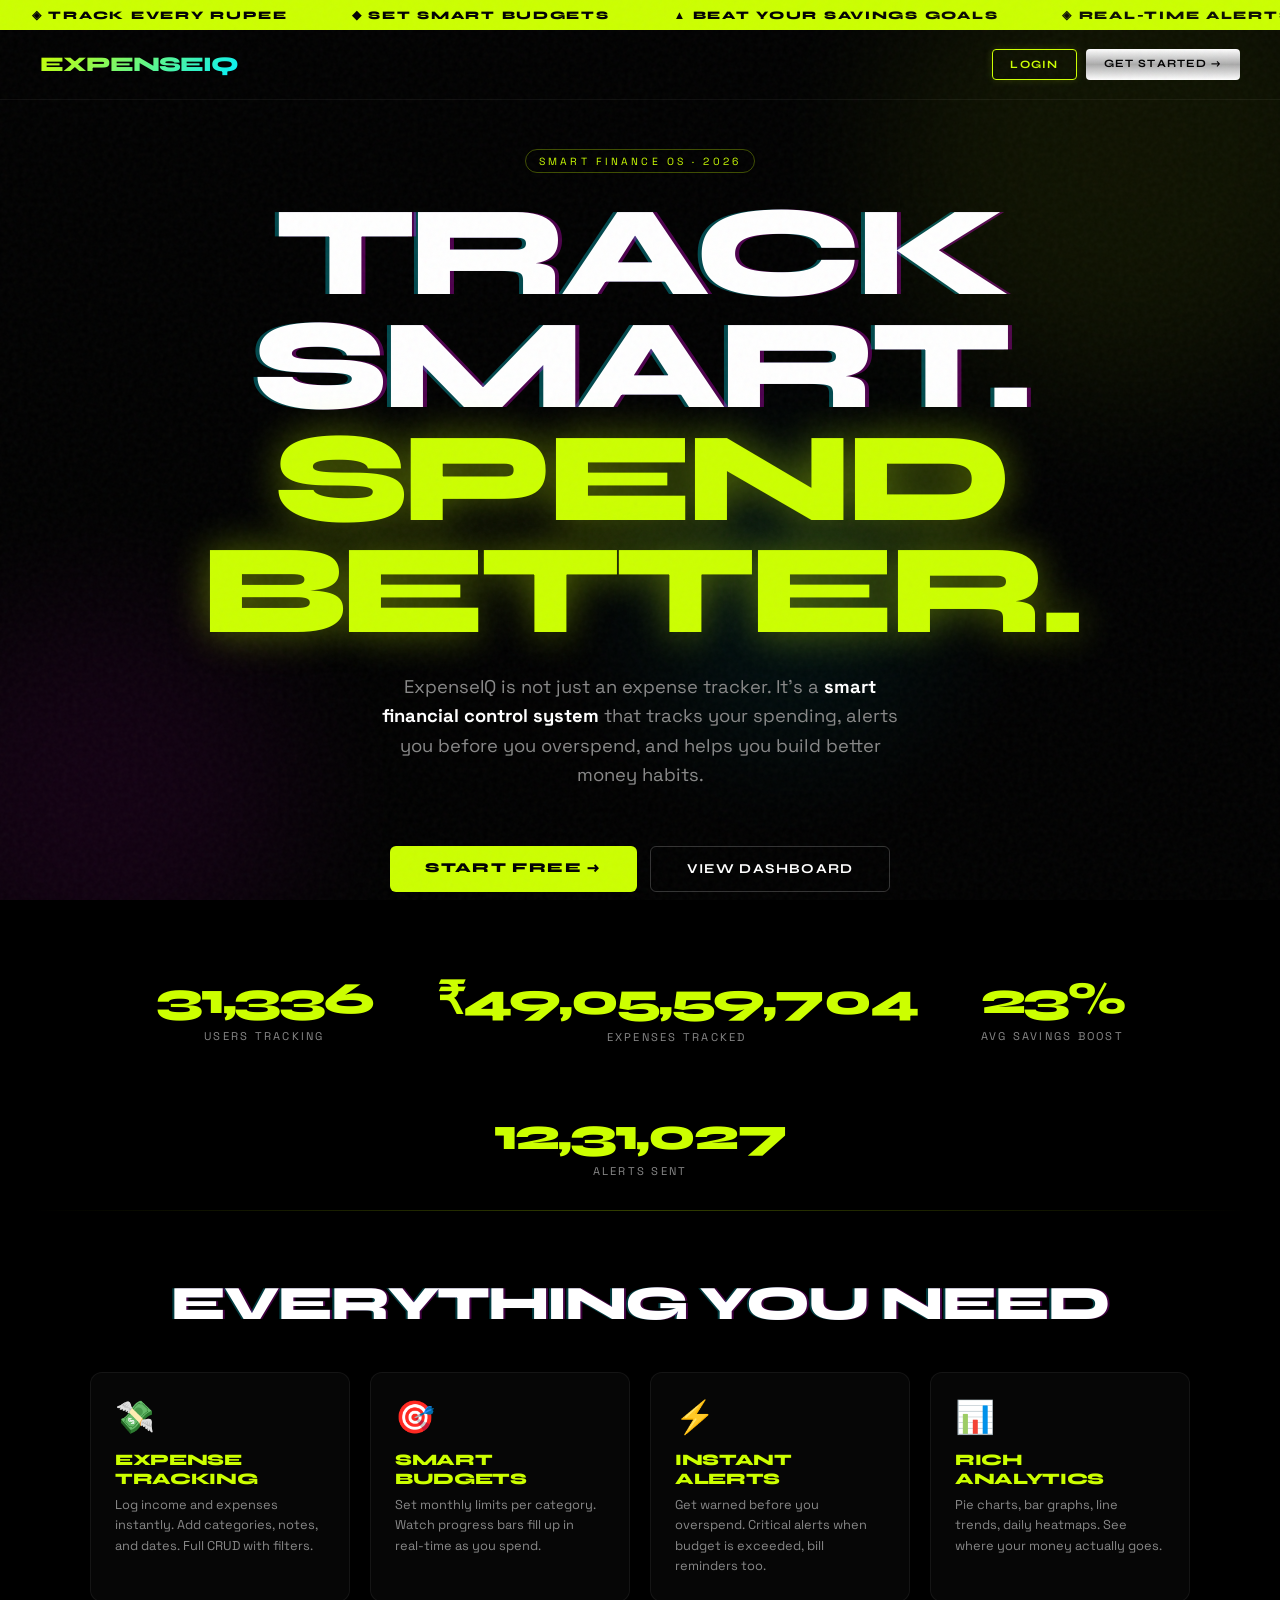
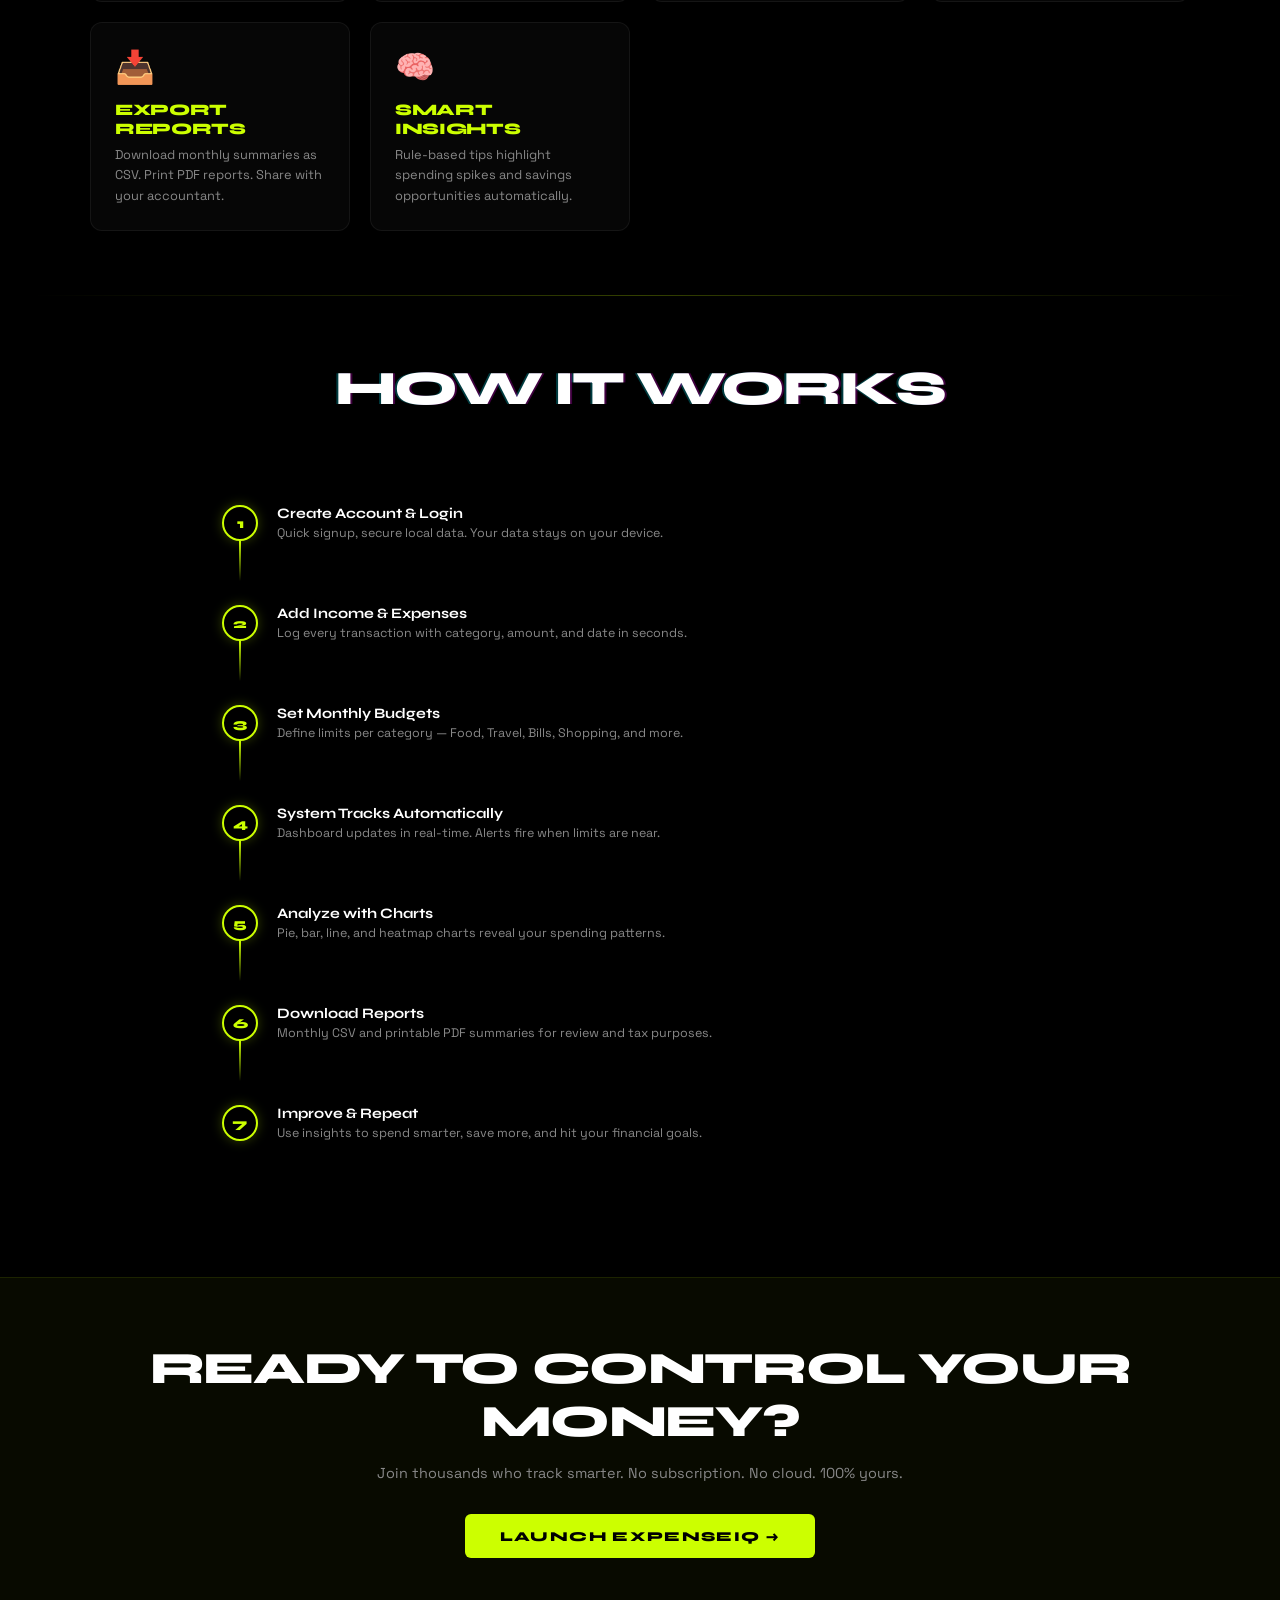
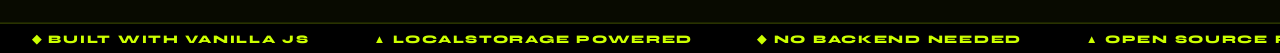
<file: index.html>
<!DOCTYPE html>
<html lang="en">
<head>
<meta charset="UTF-8"/><meta name="viewport" content="width=device-width,initial-scale=1.0"/>
<title>ExpenseIQ — Track Smart. Spend Better.</title>
<meta name="description" content="ExpenseIQ is your smart finance control system. Track income, manage budgets, get alerts, and improve savings."/>
<link rel="stylesheet" href="style.css"/>
<style>
.bg-blobs{position:fixed;inset:0;pointer-events:none;overflow:hidden;z-index:0;}
.bg-blob{position:absolute;border-radius:50%;filter:blur(80px);opacity:.07;animation:blob-drift 12s ease-in-out infinite alternate;}
.section-divider{height:1px;background:linear-gradient(90deg,transparent,rgba(204,255,0,.25),transparent);margin:0 2rem;}
.stat-row{display:flex;justify-content:center;gap:4rem;padding:2rem;flex-wrap:wrap;}
.stat-item{text-align:center;}
.stat-num{font-family:'Syne',sans-serif;font-weight:800;font-size:2.8rem;color:var(--acid);letter-spacing:-.05em;}
.stat-label{font-size:.7rem;letter-spacing:.2em;text-transform:uppercase;color:var(--mid);margin-top:.2rem;}
.section-heading{font-family:'Syne',sans-serif;font-weight:800;font-size:clamp(1.8rem,4vw,3rem);text-transform:uppercase;letter-spacing:-.04em;text-align:center;margin-bottom:2.5rem;text-shadow:2px 0 0 rgba(255,0,255,.25),-2px 0 0 rgba(0,240,255,.25);}
</style>
</head>
<body>
<!-- MARQUEE TOP -->
<div class="marquee-bar">
  <div class="marquee-track">
    <span>◈ TRACK EVERY RUPEE</span><span>◆ SET SMART BUDGETS</span><span>▲ BEAT YOUR SAVINGS GOALS</span><span>◈ REAL-TIME ALERTS</span><span>◆ BEAUTIFUL ANALYTICS</span><span>▲ EXPORT REPORTS</span>
    <span>◈ TRACK EVERY RUPEE</span><span>◆ SET SMART BUDGETS</span><span>▲ BEAT YOUR SAVINGS GOALS</span><span>◈ REAL-TIME ALERTS</span><span>◆ BEAUTIFUL ANALYTICS</span><span>▲ EXPORT REPORTS</span>
  </div>
</div>

<!-- BG BLOBS -->
<div class="bg-blobs">
  <div class="bg-blob" style="width:500px;height:500px;background:var(--acid);top:-100px;right:-100px;animation-delay:0s;"></div>
  <div class="bg-blob" style="width:400px;height:400px;background:var(--pink);bottom:-100px;left:-100px;animation-delay:4s;"></div>
  <div class="bg-blob" style="width:300px;height:300px;background:var(--cyan);top:50%;left:50%;animation-delay:8s;"></div>
</div>

<div style="position:relative;z-index:1;">
  <!-- NAV -->
  <nav style="display:flex;align-items:center;justify-content:space-between;padding:1.2rem 2.5rem;border-bottom:1px solid rgba(255,255,255,.06);">
    <div style="font-family:'Syne',sans-serif;font-weight:800;font-size:1.3rem;text-transform:uppercase;letter-spacing:-.04em;background:linear-gradient(135deg,var(--acid),var(--cyan));-webkit-background-clip:text;-webkit-text-fill-color:transparent;background-clip:text;">EXPENSEIQ</div>
    <div style="display:flex;gap:.6rem;">
      <a href="login.html" class="chrome-btn ghost" style="display:inline-block;padding:.5rem 1.1rem;">Login</a>
      <a href="login.html#signup" class="chrome-btn" style="display:inline-block;padding:.5rem 1.1rem;">Get Started →</a>
    </div>
  </nav>

  <!-- HERO -->
  <section class="landing-hero">
    <div style="font-size:.65rem;letter-spacing:.3em;color:var(--acid);text-transform:uppercase;border:1px solid rgba(204,255,0,.3);padding:.3rem .8rem;border-radius:20px;margin-bottom:1.5rem;">Smart Finance OS · 2026</div>
    <h1 class="hero-title glitch">
      Track Smart.<br>
      <span class="acid-word">Spend Better.</span>
    </h1>
    <p class="hero-sub">ExpenseIQ is not just an expense tracker. It's a <strong style="color:var(--white);">smart financial control system</strong> that tracks your spending, alerts you before you overspend, and helps you build better money habits.</p>
    <div class="hero-ctas">
      <a href="login.html#signup" class="cta-primary">Start Free →</a>
      <a href="dashboard.html" class="cta-secondary">View Dashboard</a>
    </div>
  </section>

  <!-- STATS -->
  <div class="stat-row">
    <div class="stat-item"><div class="stat-num" id="stat1">0</div><div class="stat-label">Users Tracking</div></div>
    <div class="stat-item"><div class="stat-num" id="stat2">₹0</div><div class="stat-label">Expenses Tracked</div></div>
    <div class="stat-item"><div class="stat-num" id="stat3">0%</div><div class="stat-label">Avg Savings Boost</div></div>
    <div class="stat-item"><div class="stat-num" id="stat4">0</div><div class="stat-label">Alerts Sent</div></div>
  </div>

  <div class="section-divider"></div>

  <!-- FEATURES -->
  <section style="padding:4rem 2rem;">
    <h2 class="section-heading">Everything You Need</h2>
    <div class="features-grid" style="padding:0;max-width:1100px;margin:0 auto;">
      <div class="feature-card">
        <div class="feature-icon">💸</div>
        <div class="feature-title">Expense Tracking</div>
        <div class="feature-desc">Log income and expenses instantly. Add categories, notes, and dates. Full CRUD with filters.</div>
      </div>
      <div class="feature-card">
        <div class="feature-icon">🎯</div>
        <div class="feature-title">Smart Budgets</div>
        <div class="feature-desc">Set monthly limits per category. Watch progress bars fill up in real-time as you spend.</div>
      </div>
      <div class="feature-card">
        <div class="feature-icon">⚡</div>
        <div class="feature-title">Instant Alerts</div>
        <div class="feature-desc">Get warned before you overspend. Critical alerts when budget is exceeded, bill reminders too.</div>
      </div>
      <div class="feature-card">
        <div class="feature-icon">📊</div>
        <div class="feature-title">Rich Analytics</div>
        <div class="feature-desc">Pie charts, bar graphs, line trends, daily heatmaps. See where your money actually goes.</div>
      </div>
      <div class="feature-card">
        <div class="feature-icon">📥</div>
        <div class="feature-title">Export Reports</div>
        <div class="feature-desc">Download monthly summaries as CSV. Print PDF reports. Share with your accountant.</div>
      </div>
      <div class="feature-card">
        <div class="feature-icon">🧠</div>
        <div class="feature-title">Smart Insights</div>
        <div class="feature-desc">Rule-based tips highlight spending spikes and savings opportunities automatically.</div>
      </div>
    </div>
  </section>

  <div class="section-divider"></div>

  <!-- WORKFLOW -->
  <section style="padding:4rem 2rem;">
    <h2 class="section-heading">How It Works</h2>
    <div class="workflow-steps">
      <div class="step-row">
        <div style="display:flex;flex-direction:column;align-items:center;"><div class="step-num">1</div><div style="width:2px;flex:1;background:linear-gradient(180deg,var(--acid),transparent);min-height:40px;"></div></div>
        <div class="step-content"><h4>Create Account &amp; Login</h4><p>Quick signup, secure local data. Your data stays on your device.</p></div>
      </div>
      <div class="step-row">
        <div style="display:flex;flex-direction:column;align-items:center;"><div class="step-num">2</div><div style="width:2px;flex:1;background:linear-gradient(180deg,var(--acid),transparent);min-height:40px;"></div></div>
        <div class="step-content"><h4>Add Income &amp; Expenses</h4><p>Log every transaction with category, amount, and date in seconds.</p></div>
      </div>
      <div class="step-row">
        <div style="display:flex;flex-direction:column;align-items:center;"><div class="step-num">3</div><div style="width:2px;flex:1;background:linear-gradient(180deg,var(--acid),transparent);min-height:40px;"></div></div>
        <div class="step-content"><h4>Set Monthly Budgets</h4><p>Define limits per category — Food, Travel, Bills, Shopping, and more.</p></div>
      </div>
      <div class="step-row">
        <div style="display:flex;flex-direction:column;align-items:center;"><div class="step-num">4</div><div style="width:2px;flex:1;background:linear-gradient(180deg,var(--acid),transparent);min-height:40px;"></div></div>
        <div class="step-content"><h4>System Tracks Automatically</h4><p>Dashboard updates in real-time. Alerts fire when limits are near.</p></div>
      </div>
      <div class="step-row">
        <div style="display:flex;flex-direction:column;align-items:center;"><div class="step-num">5</div><div style="width:2px;flex:1;background:linear-gradient(180deg,var(--acid),transparent);min-height:40px;"></div></div>
        <div class="step-content"><h4>Analyze with Charts</h4><p>Pie, bar, line, and heatmap charts reveal your spending patterns.</p></div>
      </div>
      <div class="step-row">
        <div style="display:flex;flex-direction:column;align-items:center;"><div class="step-num">6</div><div style="width:2px;flex:1;background:linear-gradient(180deg,var(--acid),transparent);min-height:40px;"></div></div>
        <div class="step-content"><h4>Download Reports</h4><p>Monthly CSV and printable PDF summaries for review and tax purposes.</p></div>
      </div>
      <div class="step-row">
        <div style="display:flex;flex-direction:column;align-items:center;"><div class="step-num">7</div></div>
        <div class="step-content"><h4>Improve &amp; Repeat</h4><p>Use insights to spend smarter, save more, and hit your financial goals.</p></div>
      </div>
    </div>
  </section>

  <!-- CTA BANNER -->
  <section style="padding:4rem 2rem;text-align:center;background:rgba(204,255,0,.04);border-top:1px solid rgba(204,255,0,.1);border-bottom:1px solid rgba(204,255,0,.1);">
    <h2 style="font-family:'Syne',sans-serif;font-weight:800;font-size:clamp(1.5rem,4vw,2.8rem);text-transform:uppercase;letter-spacing:-.03em;margin-bottom:1rem;">Ready to Control Your Money?</h2>
    <p style="color:var(--mid);margin-bottom:2rem;font-size:.9rem;">Join thousands who track smarter. No subscription. No cloud. 100% yours.</p>
    <a href="login.html#signup" class="cta-primary" style="display:inline-block;">Launch ExpenseIQ →</a>
  </section>
</div>

<!-- MARQUEE BOTTOM -->
<div class="marquee-bar bottom">
  <div class="marquee-track" style="animation-direction:reverse;animation-duration:22s;">
    <span>◆ BUILT WITH VANILLA JS</span><span>▲ LOCALSTORAGE POWERED</span><span>◆ NO BACKEND NEEDED</span><span>▲ OPEN SOURCE READY</span><span>◆ PRIVACY FIRST</span><span>▲ ZERO SUBSCRIPTIONS</span>
    <span>◆ BUILT WITH VANILLA JS</span><span>▲ LOCALSTORAGE POWERED</span><span>◆ NO BACKEND NEEDED</span><span>▲ OPEN SOURCE READY</span><span>◆ PRIVACY FIRST</span><span>▲ ZERO SUBSCRIPTIONS</span>
  </div>
</div>

<script>
function countUp(id,target,prefix='',suffix='',dur=1800){
  const el=document.getElementById(id);if(!el)return;
  const start=performance.now();
  (function step(now){
    const t=Math.min((now-start)/dur,1),v=Math.round((1-Math.pow(1-t,3))*target);
    el.textContent=prefix+v.toLocaleString('en-IN')+suffix;
    if(t<1)requestAnimationFrame(step);
  })(start);
}
const obs=new IntersectionObserver(entries=>{
  entries.forEach(e=>{if(e.isIntersecting){countUp('stat1',48200,'','',2000);countUp('stat2',920000000,'₹','',2500);countUp('stat3',34,'','%',1800);countUp('stat4',2100000,'','',2200);obs.disconnect();}});
},{threshold:.3});
obs.observe(document.querySelector('.stat-row'));
</script>
</body>
</html>
</file>
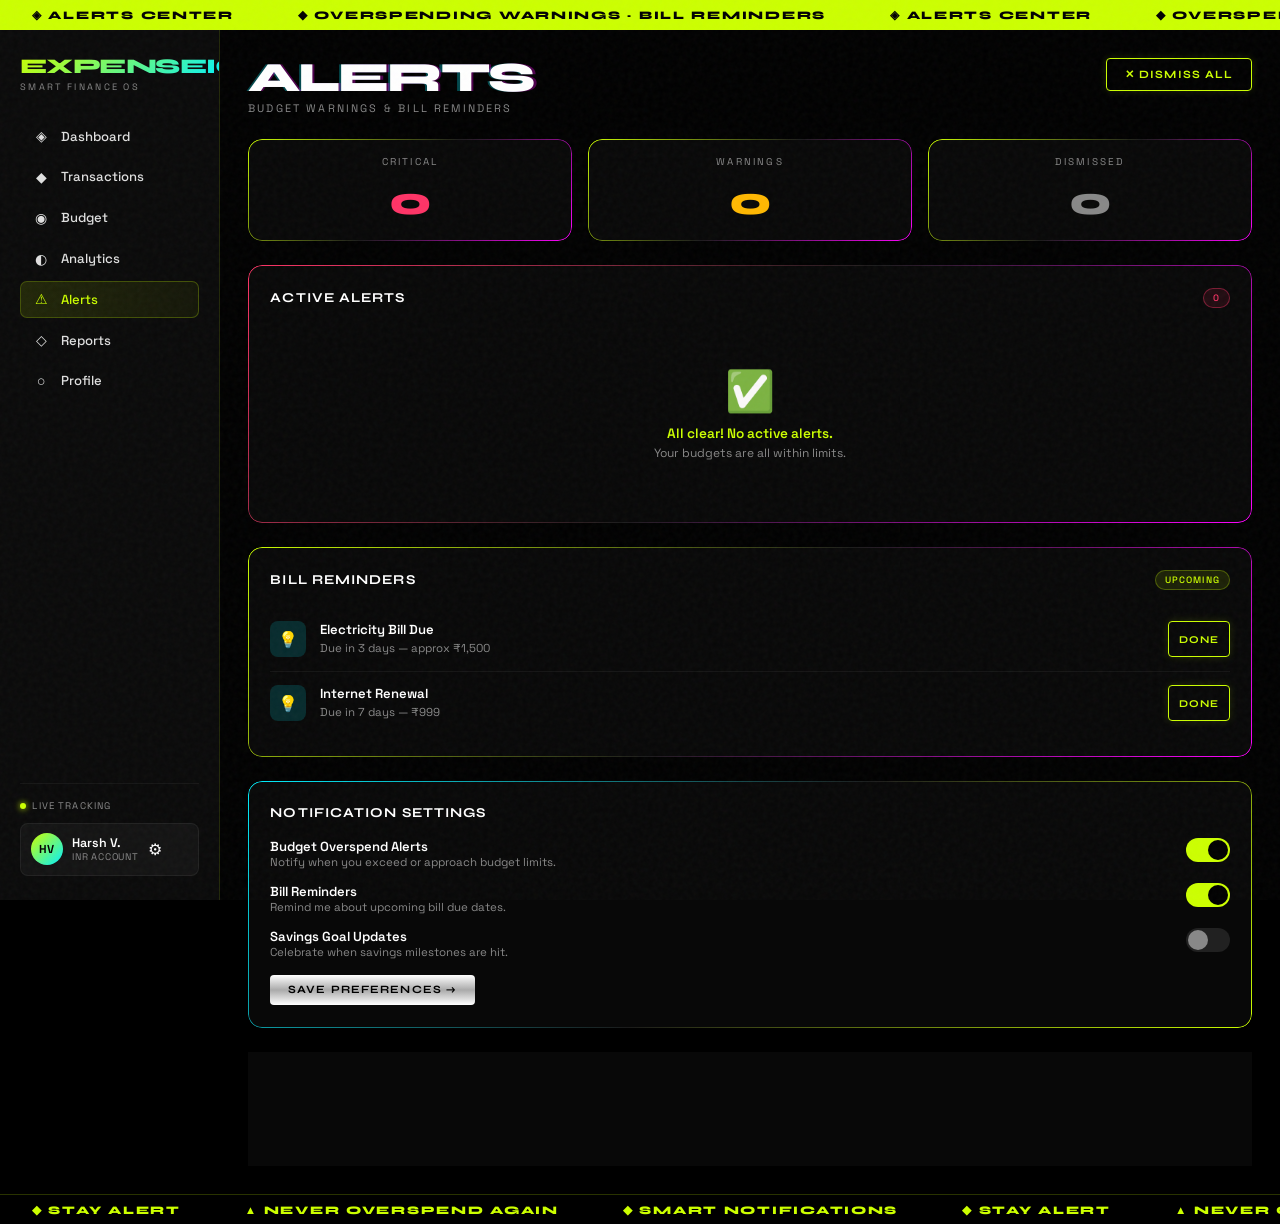
<file: alerts.html>
<!DOCTYPE html>
<html lang="en">
<head>
<meta charset="UTF-8"/><meta name="viewport" content="width=device-width,initial-scale=1.0"/>
<title>ExpenseIQ — Alerts</title>
<link rel="stylesheet" href="style.css"/>
</head>
<body>
<div class="marquee-bar"><div class="marquee-track"><span>◈ ALERTS CENTER</span><span>◆ OVERSPENDING WARNINGS · BILL REMINDERS</span><span>◈ ALERTS CENTER</span><span>◆ OVERSPENDING WARNINGS · BILL REMINDERS</span></div></div>
<div class="app-shell">
  <div id="sidebar-mount"></div>
  <main class="main">
    <div class="topbar">
      <div><div class="page-title glitch" id="page-title">ALERTS</div><div id="page-subtitle"></div></div>
      <div class="topbar-actions">
        <button class="chrome-btn ghost" onclick="dismissAll()">✕ Dismiss All</button>
      </div>
    </div>

    <!-- STATS -->
    <div style="display:grid;grid-template-columns:repeat(3,1fr);gap:1rem;" id="alert-stats"></div>

    <!-- ACTIVE ALERTS -->
    <div class="liquid-card accent-danger">
      <div class="chart-title">Active Alerts <span class="chart-badge" id="active-count" style="border-color:rgba(255,51,102,.4);color:var(--danger);background:rgba(255,51,102,.1);">0</span></div>
      <div id="alerts-list"></div>
      <div id="alerts-empty" style="display:none;text-align:center;padding:2.5rem;color:var(--mid);">
        <div style="font-size:2.5rem;margin-bottom:.5rem;">✅</div>
        <div style="font-size:.85rem;font-weight:600;color:var(--acid);">All clear! No active alerts.</div>
        <div style="font-size:.75rem;margin-top:.2rem;">Your budgets are all within limits.</div>
      </div>
    </div>

    <!-- BILL REMINDERS -->
    <div class="liquid-card">
      <div class="chart-title">Bill Reminders <span class="chart-badge">UPCOMING</span></div>
      <div id="bills-list"></div>
    </div>

    <!-- NOTIFICATION SETTINGS -->
    <div class="liquid-card accent-cyan">
      <div class="chart-title">Notification Settings</div>
      <div style="display:flex;flex-direction:column;gap:.85rem;" id="notif-settings"></div>
      <button class="chrome-btn" style="margin-top:1rem;" onclick="saveNotifSettings()">Save Preferences →</button>
    </div>

    <!-- DISMISSED -->
    <div class="liquid-card">
      <div class="chart-title">Dismissed <span class="chart-badge" id="dismissed-count">0</span></div>
      <div id="dismissed-list"></div>
    </div>
  </main>
</div>

<div class="marquee-bar bottom"><div class="marquee-track" style="animation-direction:reverse;animation-duration:22s;"><span>◆ STAY ALERT</span><span>▲ NEVER OVERSPEND AGAIN</span><span>◆ SMART NOTIFICATIONS</span><span>◆ STAY ALERT</span><span>▲ NEVER OVERSPEND AGAIN</span><span>◆ SMART NOTIFICATIONS</span></div></div>
<div id="toast-wrap"></div>

<script src="js/data.js"></script>
<script src="js/components.js"></script>
<script>
initDB();
document.getElementById('sidebar-mount').innerHTML=getSidebar('alerts.html');
document.getElementById('page-subtitle').textContent='Budget warnings & bill reminders';
refreshAlerts();

const typeIcon={critical:'🚨',warning:'⚠️',info:'ℹ️'};
const typeColor={critical:'var(--danger)',warning:'#FFB800',info:'var(--cyan)'};

function render(){
  const all=getAlerts();
  const active=all.filter(a=>!a.dismissed&&a.type!=='info');
  const bills=all.filter(a=>a.type==='info');
  const dismissed=all.filter(a=>a.dismissed);

  // Stats
  const crit=active.filter(a=>a.type==='critical').length;
  const warn=active.filter(a=>a.type==='warning').length;
  document.getElementById('alert-stats').innerHTML=[
    {label:'Critical',val:crit,color:'var(--danger)'},
    {label:'Warnings',val:warn,color:'#FFB800'},
    {label:'Dismissed',val:dismissed.length,color:'var(--mid)'},
  ].map(s=>`<div class="liquid-card" style="padding:1rem;text-align:center;">
    <div class="card-label" style="text-align:center;">${s.label}</div>
    <div style="font-family:'Syne',sans-serif;font-weight:800;font-size:2.5rem;color:${s.color};">${s.val}</div>
  </div>`).join('');

  document.getElementById('active-count').textContent=active.length;

  // Active alerts
  const alertEl=document.getElementById('alerts-list');
  const emptyEl=document.getElementById('alerts-empty');
  if(!active.length){alertEl.innerHTML='';emptyEl.style.display='block';}
  else{
    emptyEl.style.display='none';
    alertEl.innerHTML=active.map(a=>`
      <div class="alert-item" id="alert-${a.id}">
        <div class="alert-icon ${a.type}">${typeIcon[a.type]||'📢'}</div>
        <div style="flex:1;">
          <div class="alert-title" style="color:${typeColor[a.type]};">${a.title}</div>
          <div class="alert-msg">${a.msg}</div>
          <div class="alert-actions">
            <button class="chrome-btn ghost" style="padding:.25rem .6rem;font-size:.65rem;" onclick="dismiss('${a.id}')">Dismiss</button>
            <button class="chrome-btn ghost" style="padding:.25rem .6rem;font-size:.65rem;border-color:rgba(0,240,255,.3);color:var(--cyan);" onclick="snooze('${a.id}')">Snooze 1h</button>
          </div>
        </div>
        <div style="font-size:.62rem;color:var(--mid);white-space:nowrap;">${new Date(a.date).toLocaleTimeString('en',{hour:'2-digit',minute:'2-digit'})}</div>
      </div>`).join('');
  }

  // Bills
  document.getElementById('bills-list').innerHTML=bills.map(b=>`
    <div class="alert-item">
      <div class="alert-icon info">💡</div>
      <div style="flex:1;">
        <div class="alert-title">${b.title}</div>
        <div class="alert-msg">${b.msg}</div>
      </div>
      <button class="chrome-btn ghost" style="padding:.25rem .6rem;font-size:.65rem;" onclick="dismiss('${b.id}')">Done</button>
    </div>`).join('');

  // Dismissed
  document.getElementById('dismissed-count').textContent=dismissed.length;
  document.getElementById('dismissed-list').innerHTML=dismissed.length?dismissed.map(a=>`
    <div style="display:flex;align-items:center;gap:.75rem;padding:.5rem 0;border-bottom:1px solid rgba(255,255,255,.04);opacity:.5;font-size:.78rem;">
      <span>${typeIcon[a.type]||'◆'}</span>
      <span style="color:var(--mid);">${a.title}</span>
      <span style="margin-left:auto;"><button class="icon-btn" onclick="undismiss('${a.id}')" title="Restore" style="font-size:.65rem;width:24px;height:24px;">↺</button></span>
    </div>`).join('')
    :'<div style="font-size:.78rem;color:var(--mid);padding:.5rem 0;">No dismissed alerts.</div>';
}

function dismiss(id){dismissAlert(id);showToast('Alert dismissed');render();}
function snooze(id){dismissAlert(id);showToast('Snoozed for 1 hour','info');render();}
function undismiss(id){
  const a=getAlerts().map(x=>x.id===id?{...x,dismissed:false}:x);
  localStorage.setItem('eiq_alerts',JSON.stringify(a));
  showToast('Alert restored','info');render();
}
function dismissAll(){
  const a=getAlerts().map(x=>({...x,dismissed:true}));
  localStorage.setItem('eiq_alerts',JSON.stringify(a));
  showToast('All alerts dismissed');render();
}

// NOTIFICATION SETTINGS
const prefs=getPrefs();
const settings=[
  {key:'notifyBudget',label:'Budget Overspend Alerts',desc:'Notify when you exceed or approach budget limits.'},
  {key:'notifyBills',label:'Bill Reminders',desc:'Remind me about upcoming bill due dates.'},
  {key:'notifySavings',label:'Savings Goal Updates',desc:'Celebrate when savings milestones are hit.'},
];
document.getElementById('notif-settings').innerHTML=settings.map(s=>`
  <div style="display:flex;align-items:flex-start;justify-content:space-between;gap:1rem;">
    <div>
      <div style="font-size:.82rem;font-weight:600;color:var(--white);">${s.label}</div>
      <div style="font-size:.72rem;color:var(--mid);">${s.desc}</div>
    </div>
    <label style="position:relative;display:inline-block;width:44px;height:24px;flex-shrink:0;">
      <input type="checkbox" id="pref-${s.key}" ${prefs[s.key]?'checked':''} style="opacity:0;width:0;height:0;">
      <span onclick="togglePref('${s.key}')" style="position:absolute;cursor:pointer;inset:0;background:${prefs[s.key]?'var(--acid)':'rgba(255,255,255,.1)'};border-radius:24px;transition:.3s;" id="tog-${s.key}">
        <span style="position:absolute;left:${prefs[s.key]?'22':'2'}px;top:2px;width:20px;height:20px;border-radius:50%;background:${prefs[s.key]?'var(--void)':'var(--mid)'};transition:.3s;" id="knob-${s.key}"></span>
      </span>
    </label>
  </div>`).join('');

function togglePref(key){
  const cb=document.getElementById('pref-'+key);
  cb.checked=!cb.checked;
  const on=cb.checked;
  document.getElementById('tog-'+key).style.background=on?'var(--acid)':'rgba(255,255,255,.1)';
  document.getElementById('knob-'+key).style.left=on?'22px':'2px';
  document.getElementById('knob-'+key).style.background=on?'var(--void)':'var(--mid)';
}

function saveNotifSettings(){
  const p={};
  settings.forEach(s=>p[s.key]=document.getElementById('pref-'+s.key).checked);
  setPrefs({...getPrefs(),...p});
  showToast('Preferences saved!');
}

render();
</script>
</body>
</html>
</file>
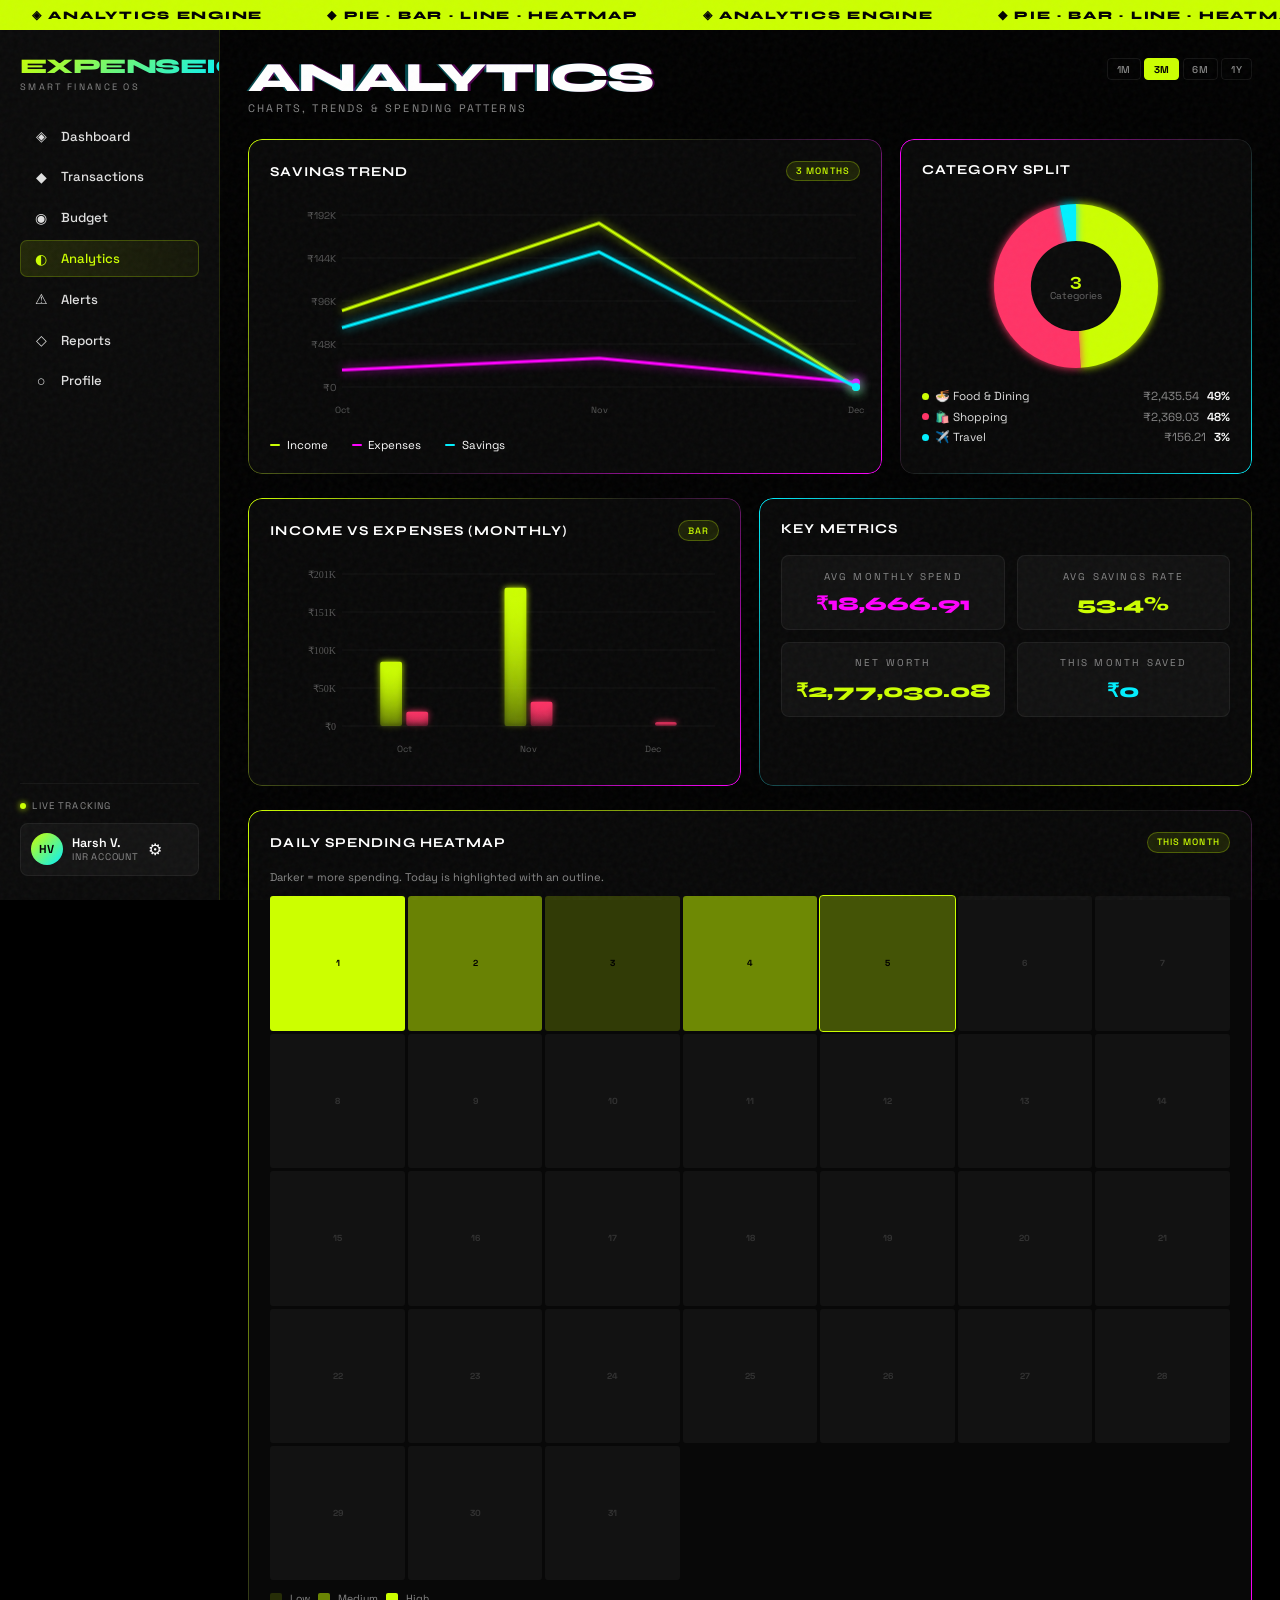
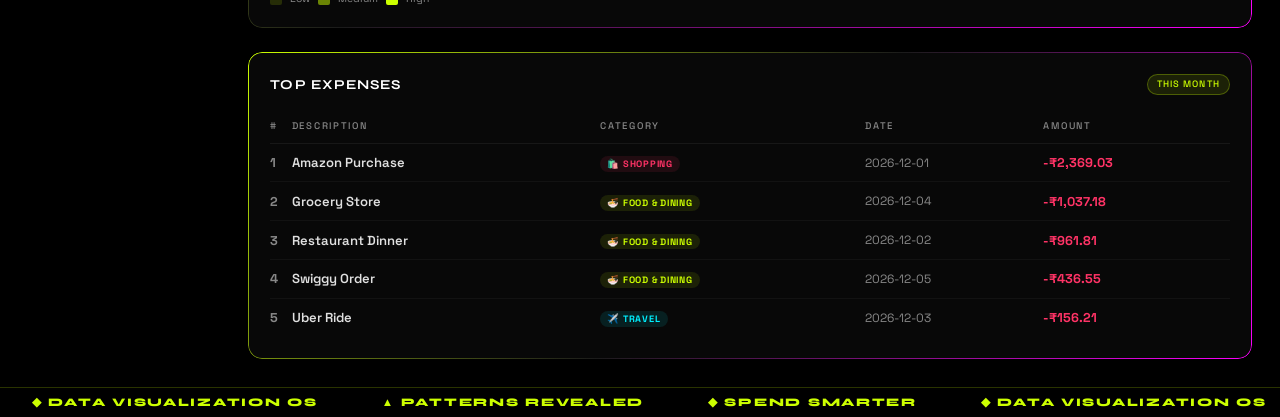
<file: analytics.html>
<!DOCTYPE html>
<html lang="en">
<head>
<meta charset="UTF-8"/><meta name="viewport" content="width=device-width,initial-scale=1.0"/>
<title>ExpenseIQ — Analytics</title>
<link rel="stylesheet" href="style.css"/>
</head>
<body>
<div class="marquee-bar"><div class="marquee-track"><span>◈ ANALYTICS ENGINE</span><span>◆ PIE · BAR · LINE · HEATMAP</span><span>◈ ANALYTICS ENGINE</span><span>◆ PIE · BAR · LINE · HEATMAP</span></div></div>
<div class="app-shell">
  <div id="sidebar-mount"></div>
  <main class="main">
    <div class="topbar">
      <div><div class="page-title glitch" id="page-title">ANALYTICS</div><div id="page-subtitle"></div></div>
      <div class="topbar-actions">
        <div class="time-tabs">
          <button class="time-tab" onclick="setAnalyticsRange('1M',this)">1M</button>
          <button class="time-tab active" onclick="setAnalyticsRange('3M',this)">3M</button>
          <button class="time-tab" onclick="setAnalyticsRange('6M',this)">6M</button>
          <button class="time-tab" onclick="setAnalyticsRange('1Y',this)">1Y</button>
        </div>
      </div>
    </div>

    <!-- ROW 1: Line + Pie -->
    <div style="display:grid;grid-template-columns:1.8fr 1fr;gap:1.1rem;">
      <div class="liquid-card">
        <div class="chart-title">Savings Trend <span class="chart-badge" id="range-badge">3 MONTHS</span></div>
        <canvas id="savings-chart" style="width:100%;"></canvas>
        <div style="display:flex;gap:1.5rem;margin-top:.85rem;flex-wrap:wrap;">
          <div style="display:flex;align-items:center;gap:.4rem;font-size:.72rem;"><div style="width:10px;height:2px;background:var(--acid);border-radius:2px;"></div>Income</div>
          <div style="display:flex;align-items:center;gap:.4rem;font-size:.72rem;"><div style="width:10px;height:2px;background:var(--pink);border-radius:2px;"></div>Expenses</div>
          <div style="display:flex;align-items:center;gap:.4rem;font-size:.72rem;"><div style="width:10px;height:2px;background:var(--cyan);border-radius:2px;"></div>Savings</div>
        </div>
      </div>
      <div class="liquid-card accent-pink">
        <div class="chart-title">Category Split</div>
        <canvas id="analytics-pie" width="180" height="180" style="display:block;margin:0 auto;"></canvas>
        <div id="analytics-legend" style="display:flex;flex-direction:column;gap:.4rem;margin-top:.85rem;"></div>
      </div>
    </div>

    <!-- ROW 2: Bar + Stats -->
    <div style="display:grid;grid-template-columns:1fr 1fr;gap:1.1rem;">
      <div class="liquid-card">
        <div class="chart-title">Income vs Expenses (Monthly) <span class="chart-badge">BAR</span></div>
        <canvas id="bar-chart" style="width:100%;"></canvas>
      </div>
      <div class="liquid-card accent-cyan">
        <div class="chart-title">Key Metrics</div>
        <div id="metrics-grid" style="display:grid;grid-template-columns:1fr 1fr;gap:.75rem;"></div>
      </div>
    </div>

    <!-- HEATMAP -->
    <div class="liquid-card">
      <div class="chart-title">Daily Spending Heatmap <span class="chart-badge">THIS MONTH</span></div>
      <div style="font-size:.7rem;color:var(--mid);margin-bottom:.75rem;">Darker = more spending. Today is highlighted with an outline.</div>
      <div id="heatmap-wrap"></div>
      <div style="display:flex;align-items:center;gap:.5rem;margin-top:.75rem;font-size:.65rem;color:var(--mid);">
        <div style="width:12px;height:12px;border-radius:2px;background:rgba(204,255,0,.15);"></div>Low
        <div style="width:12px;height:12px;border-radius:2px;background:rgba(204,255,0,.5);"></div>Medium
        <div style="width:12px;height:12px;border-radius:2px;background:rgba(204,255,0,1);"></div>High
      </div>
    </div>

    <!-- TOP EXPENSES TABLE -->
    <div class="liquid-card">
      <div class="chart-title">Top Expenses <span class="chart-badge" id="top-period">THIS MONTH</span></div>
      <table class="data-table">
        <thead><tr><th>#</th><th>Description</th><th>Category</th><th>Date</th><th>Amount</th></tr></thead>
        <tbody id="top-tx-body"></tbody>
      </table>
    </div>
  </main>
</div>

<div class="marquee-bar bottom"><div class="marquee-track" style="animation-direction:reverse;animation-duration:22s;"><span>◆ DATA VISUALIZATION OS</span><span>▲ PATTERNS REVEALED</span><span>◆ SPEND SMARTER</span><span>◆ DATA VISUALIZATION OS</span><span>▲ PATTERNS REVEALED</span><span>◆ SPEND SMARTER</span></div></div>
<div id="toast-wrap"></div>

<script src="js/data.js"></script>
<script src="js/components.js"></script>
<script src="js/charts.js"></script>
<script>
initDB();
document.getElementById('sidebar-mount').innerHTML=getSidebar('analytics.html');
document.getElementById('page-subtitle').textContent='Charts, trends & spending patterns';

let months=3;

function setAnalyticsRange(r,btn){
  document.querySelectorAll('.time-tab').forEach(b=>b.classList.remove('active'));
  btn.classList.add('active');
  months={1:1,3:3,6:6,'1Y':12}[r]||3;
  document.getElementById('range-badge').textContent=months+(months===12?' MONTHS (1Y)':' MONTHS');
  renderAll();
}

function renderAll(){
  const hist=getMonthlyHistory(months);
  const labels=hist.map(h=>h.label);

  // Savings trend (line)
  drawLineChart('savings-chart',[
    {data:hist.map(h=>h.income),color:'#CCFF00'},
    {data:hist.map(h=>h.expense),color:'#FF00FF'},
    {data:hist.map(h=>Math.max(h.savings,0)),color:'#00F0FF'},
  ],labels,{fill:false,height:220});

  // Bar chart
  drawBarChart('bar-chart',[
    {data:hist.map(h=>h.income),color:'#CCFF00'},
    {data:hist.map(h=>h.expense),color:'#FF3366'},
  ],labels,{height:200});

  // Pie (current month)
  const cm=currentMonth();
  const cats=getCategoryBreakdown(cm).filter(c=>c.spent>0);
  const total=cats.reduce((s,c)=>s+c.spent,0);
  drawPieChart('analytics-pie',cats.map(c=>({value:c.spent,color:c.color})),{donut:true,centerText:cats.length+'',centerSub:'Categories'});
  document.getElementById('analytics-legend').innerHTML=cats.map(c=>`
    <div style="display:flex;align-items:center;justify-content:space-between;font-size:.73rem;">
      <div style="display:flex;align-items:center;gap:.4rem;">
        <div style="width:7px;height:7px;border-radius:50%;background:${c.color};flex-shrink:0;"></div>
        <span style="color:var(--light);">${c.icon} ${c.label}</span>
      </div>
      <div style="display:flex;gap:.5rem;">
        <span style="color:var(--mid);">${fmt(c.spent)}</span>
        <span style="color:var(--white);font-weight:600;">${total>0?(c.spent/total*100).toFixed(0):0}%</span>
      </div>
    </div>`).join('');

  // Key metrics
  const s=getMonthSummary(cm);
  const totalSpent=hist.reduce((a,h)=>a+h.expense,0);
  const avgSpend=totalSpent/months;
  const avgSave=hist.reduce((a,h)=>a+h.savingsRate,0)/months;
  const netWorth=getTotalBalance();
  const metrics=[
    {label:'Avg Monthly Spend',val:fmt(avgSpend),color:'var(--pink)'},
    {label:'Avg Savings Rate',val:avgSave.toFixed(1)+'%',color:avgSave>=20?'var(--acid)':'var(--danger)'},
    {label:'Net Worth',val:fmt(netWorth),color:netWorth>=0?'var(--acid)':'var(--danger)'},
    {label:'This Month Saved',val:fmt(Math.max(s.savings,0)),color:'var(--cyan)'},
  ];
  document.getElementById('metrics-grid').innerHTML=metrics.map(m=>`
    <div style="background:rgba(255,255,255,.04);border:1px solid rgba(255,255,255,.06);border-radius:8px;padding:.85rem;text-align:center;">
      <div class="card-label" style="text-align:center;">${m.label}</div>
      <div style="font-family:'Syne',sans-serif;font-weight:800;font-size:1.2rem;color:${m.color};">${m.val}</div>
    </div>`).join('');

  // Heatmap
  drawHeatmap('heatmap-wrap',getTransactions());

  // Top expenses
  const topTx=getTransactions()
    .filter(t=>t.type==='expense'&&t.date.startsWith(cm))
    .sort((a,b)=>b.amount-a.amount)
    .slice(0,8);
  document.getElementById('top-tx-body').innerHTML=topTx.map((t,i)=>{
    const c=getCatById(t.category);
    return`<tr>
      <td style="color:var(--mid);font-weight:700;">${i+1}</td>
      <td style="font-weight:600;font-size:.82rem;">${t.desc}</td>
      <td><span class="tag ${t.category}">${c.icon} ${c.label}</span></td>
      <td style="font-size:.75rem;color:var(--mid);">${t.date}</td>
      <td style="color:var(--danger);font-weight:700;">-${fmt(t.amount)}</td>
    </tr>`;
  }).join('');
}

renderAll();
window.addEventListener('resize',renderAll);
</script>
</body>
</html>
</file>
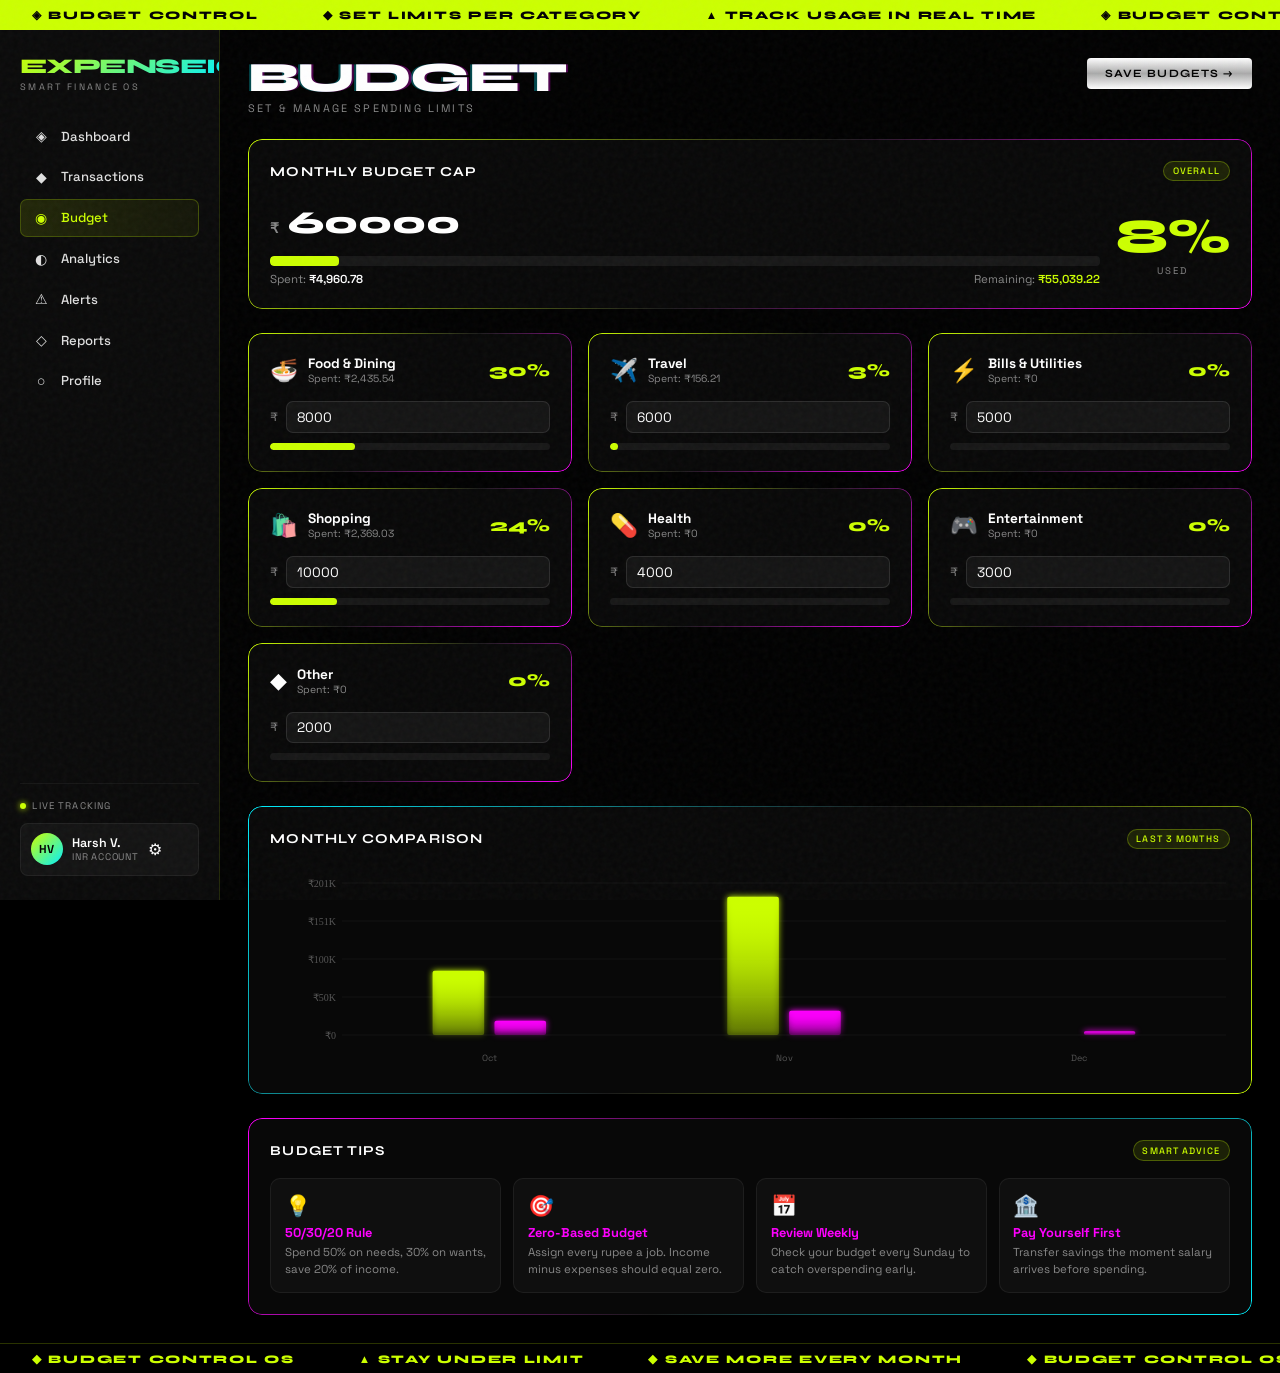
<file: budget.html>
<!DOCTYPE html>
<html lang="en">
<head>
<meta charset="UTF-8"/><meta name="viewport" content="width=device-width,initial-scale=1.0"/>
<title>ExpenseIQ — Budget</title>
<link rel="stylesheet" href="style.css"/>
</head>
<body>
<div class="marquee-bar"><div class="marquee-track"><span>◈ BUDGET CONTROL</span><span>◆ SET LIMITS PER CATEGORY</span><span>▲ TRACK USAGE IN REAL TIME</span><span>◈ BUDGET CONTROL</span><span>◆ SET LIMITS PER CATEGORY</span><span>▲ TRACK USAGE IN REAL TIME</span></div></div>
<div class="app-shell">
  <div id="sidebar-mount"></div>
  <main class="main">
    <div class="topbar">
      <div><div class="page-title glitch" id="page-title">BUDGET</div><div id="page-subtitle"></div></div>
      <div class="topbar-actions">
        <button class="chrome-btn" onclick="saveBudgets()">Save Budgets →</button>
      </div>
    </div>

    <!-- OVERALL BUDGET -->
    <div class="liquid-card">
      <div class="chart-title">Monthly Budget Cap <span class="chart-badge">OVERALL</span></div>
      <div style="display:grid;grid-template-columns:1fr auto;gap:1rem;align-items:center;">
        <div>
          <div style="display:flex;align-items:baseline;gap:.5rem;margin-bottom:.6rem;">
            <span style="font-family:'Syne',sans-serif;font-weight:800;font-size:.9rem;color:var(--mid);">₹</span>
            <input id="monthly-budget" class="form-input" type="number" style="font-family:'Syne',sans-serif;font-weight:800;font-size:2rem;background:transparent;border-color:transparent;padding:.2rem 0;width:200px;" oninput="updateOverallPreview()"/>
          </div>
          <div class="progress-wrap" style="height:10px;margin-bottom:.4rem;">
            <div id="overall-fill" class="progress-fill" style="width:0%;background:var(--acid);"></div>
          </div>
          <div style="display:flex;justify-content:space-between;font-size:.72rem;color:var(--mid);">
            <span>Spent: <span id="overall-spent" style="color:var(--white);font-weight:600;"></span></span>
            <span>Remaining: <span id="overall-rem" style="color:var(--acid);font-weight:600;"></span></span>
          </div>
        </div>
        <div style="text-align:center;">
          <div id="overall-pct" style="font-family:'Syne',sans-serif;font-weight:800;font-size:3rem;color:var(--acid);"></div>
          <div style="font-size:.6rem;letter-spacing:.2em;color:var(--mid);text-transform:uppercase;">Used</div>
        </div>
      </div>
    </div>

    <!-- CATEGORY BUDGETS -->
    <div style="display:grid;grid-template-columns:repeat(auto-fit,minmax(280px,1fr));gap:1rem;" id="cat-budget-grid"></div>

    <!-- HISTORY COMPARISON -->
    <div class="liquid-card accent-cyan">
      <div class="chart-title">Monthly Comparison <span class="chart-badge">LAST 3 MONTHS</span></div>
      <canvas id="compare-chart" style="width:100%;"></canvas>
    </div>

    <!-- TIPS -->
    <div class="liquid-card accent-pink">
      <div class="chart-title">Budget Tips <span class="chart-badge">SMART ADVICE</span></div>
      <div id="budget-tips" style="display:grid;grid-template-columns:repeat(auto-fit,minmax(200px,1fr));gap:.75rem;"></div>
    </div>
  </main>
</div>

<div class="marquee-bar bottom"><div class="marquee-track" style="animation-direction:reverse;animation-duration:22s;"><span>◆ BUDGET CONTROL OS</span><span>▲ STAY UNDER LIMIT</span><span>◆ SAVE MORE EVERY MONTH</span><span>◆ BUDGET CONTROL OS</span><span>▲ STAY UNDER LIMIT</span><span>◆ SAVE MORE EVERY MONTH</span></div></div>
<div id="toast-wrap"></div>

<script src="js/data.js"></script>
<script src="js/components.js"></script>
<script src="js/charts.js"></script>
<script>
initDB();
document.getElementById('sidebar-mount').innerHTML=getSidebar('budget.html');
document.getElementById('page-subtitle').textContent='Set & manage spending limits';

const cm=currentMonth();
const s=getMonthSummary(cm);
const bud=getBudgets();
const cats=getCategoryBreakdown(cm);

// OVERALL
document.getElementById('monthly-budget').value=bud.monthly;
document.getElementById('overall-spent').textContent=fmt(s.expense);
updateOverallPreview();

function updateOverallPreview(){
  const limit=parseFloat(document.getElementById('monthly-budget').value)||0;
  const pct=limit>0?Math.min(s.expense/limit*100,100):0;
  const color=pct>=100?'var(--danger)':pct>=80?'#FFB800':'var(--acid)';
  document.getElementById('overall-fill').style.width=pct+'%';
  document.getElementById('overall-fill').style.background=color;
  document.getElementById('overall-pct').textContent=pct.toFixed(0)+'%';
  document.getElementById('overall-pct').style.color=color;
  document.getElementById('overall-rem').textContent=fmt(Math.max(limit-s.expense,0));
}

// CATEGORY GRID
function renderCatGrid(){
  const b=getBudgets();
  document.getElementById('cat-budget-grid').innerHTML=CATEGORIES.filter(c=>c.id!=='income').map(c=>{
    const spent=cats.find(x=>x.id===c.id)?.spent||0;
    const limit=b.categories[c.id]||0;
    const pct=limit>0?Math.min(spent/limit*100,100):0;
    const color=pct>=100?'var(--danger)':pct>=80?'#FFB800':'var(--acid)';
    return`<div class="liquid-card">
      <div style="display:flex;align-items:center;gap:.6rem;margin-bottom:1rem;">
        <span style="font-size:1.4rem;">${c.icon}</span>
        <div>
          <div style="font-weight:700;font-size:.85rem;">${c.label}</div>
          <div style="font-size:.65rem;color:var(--mid);">Spent: ${fmt(spent)}</div>
        </div>
        <div style="margin-left:auto;font-family:'Syne',sans-serif;font-weight:800;font-size:1.1rem;color:${color};">${pct.toFixed(0)}%</div>
      </div>
      <div style="display:flex;align-items:center;gap:.5rem;margin-bottom:.6rem;">
        <span style="font-size:.75rem;color:var(--mid);">₹</span>
        <input id="cat-${c.id}" class="form-input" type="number" value="${limit}" placeholder="0" oninput="updateCatPreview('${c.id}')" style="padding:.4rem .6rem;"/>
      </div>
      <div class="progress-wrap">
        <div id="catbar-${c.id}" class="progress-fill" style="width:${pct}%;background:${color};transition:width .5s;"></div>
      </div>
    </div>`;
  }).join('');
}
renderCatGrid();

function updateCatPreview(id){
  const limit=parseFloat(document.getElementById('cat-'+id)?.value)||0;
  const spent=cats.find(c=>c.id===id)?.spent||0;
  const pct=limit>0?Math.min(spent/limit*100,100):0;
  const color=pct>=100?'var(--danger)':pct>=80?'#FFB800':'var(--acid)';
  const bar=document.getElementById('catbar-'+id);
  if(bar){bar.style.width=pct+'%';bar.style.background=color;}
}

function saveBudgets(){
  const monthly=parseFloat(document.getElementById('monthly-budget').value)||60000;
  const categories={};
  CATEGORIES.filter(c=>c.id!=='income').forEach(c=>{
    const v=parseFloat(document.getElementById('cat-'+c.id)?.value)||0;
    if(v>0)categories[c.id]=v;
  });
  setBudgets({monthly,categories});
  showToast('Budgets saved!');
  updateOverallPreview();
}

// COMPARISON CHART
const hist=getMonthlyHistory(3);
drawBarChart('compare-chart',[
  {data:hist.map(h=>h.income),color:'#CCFF00'},
  {data:hist.map(h=>h.expense),color:'#FF00FF'},
],hist.map(h=>h.label),{height:200});

// TIPS
const tips=[
  {icon:'💡',title:'50/30/20 Rule',msg:'Spend 50% on needs, 30% on wants, save 20% of income.'},
  {icon:'🎯',title:'Zero-Based Budget',msg:'Assign every rupee a job. Income minus expenses should equal zero.'},
  {icon:'📅',title:'Review Weekly',msg:'Check your budget every Sunday to catch overspending early.'},
  {icon:'🏦',title:'Pay Yourself First',msg:'Transfer savings the moment salary arrives before spending.'},
];
document.getElementById('budget-tips').innerHTML=tips.map(t=>`
  <div style="background:rgba(255,255,255,.03);border:1px solid rgba(255,255,255,.06);border-radius:10px;padding:.85rem;">
    <div style="font-size:1.3rem;margin-bottom:.3rem;">${t.icon}</div>
    <div style="font-size:.8rem;font-weight:700;color:var(--pink);margin-bottom:.2rem;">${t.title}</div>
    <div style="font-size:.72rem;color:var(--mid);line-height:1.5;">${t.msg}</div>
  </div>`).join('');

window.addEventListener('resize',()=>drawBarChart('compare-chart',[
  {data:hist.map(h=>h.income),color:'#CCFF00'},
  {data:hist.map(h=>h.expense),color:'#FF00FF'},
],hist.map(h=>h.label),{height:200}));
</script>
</body>
</html>
</file>
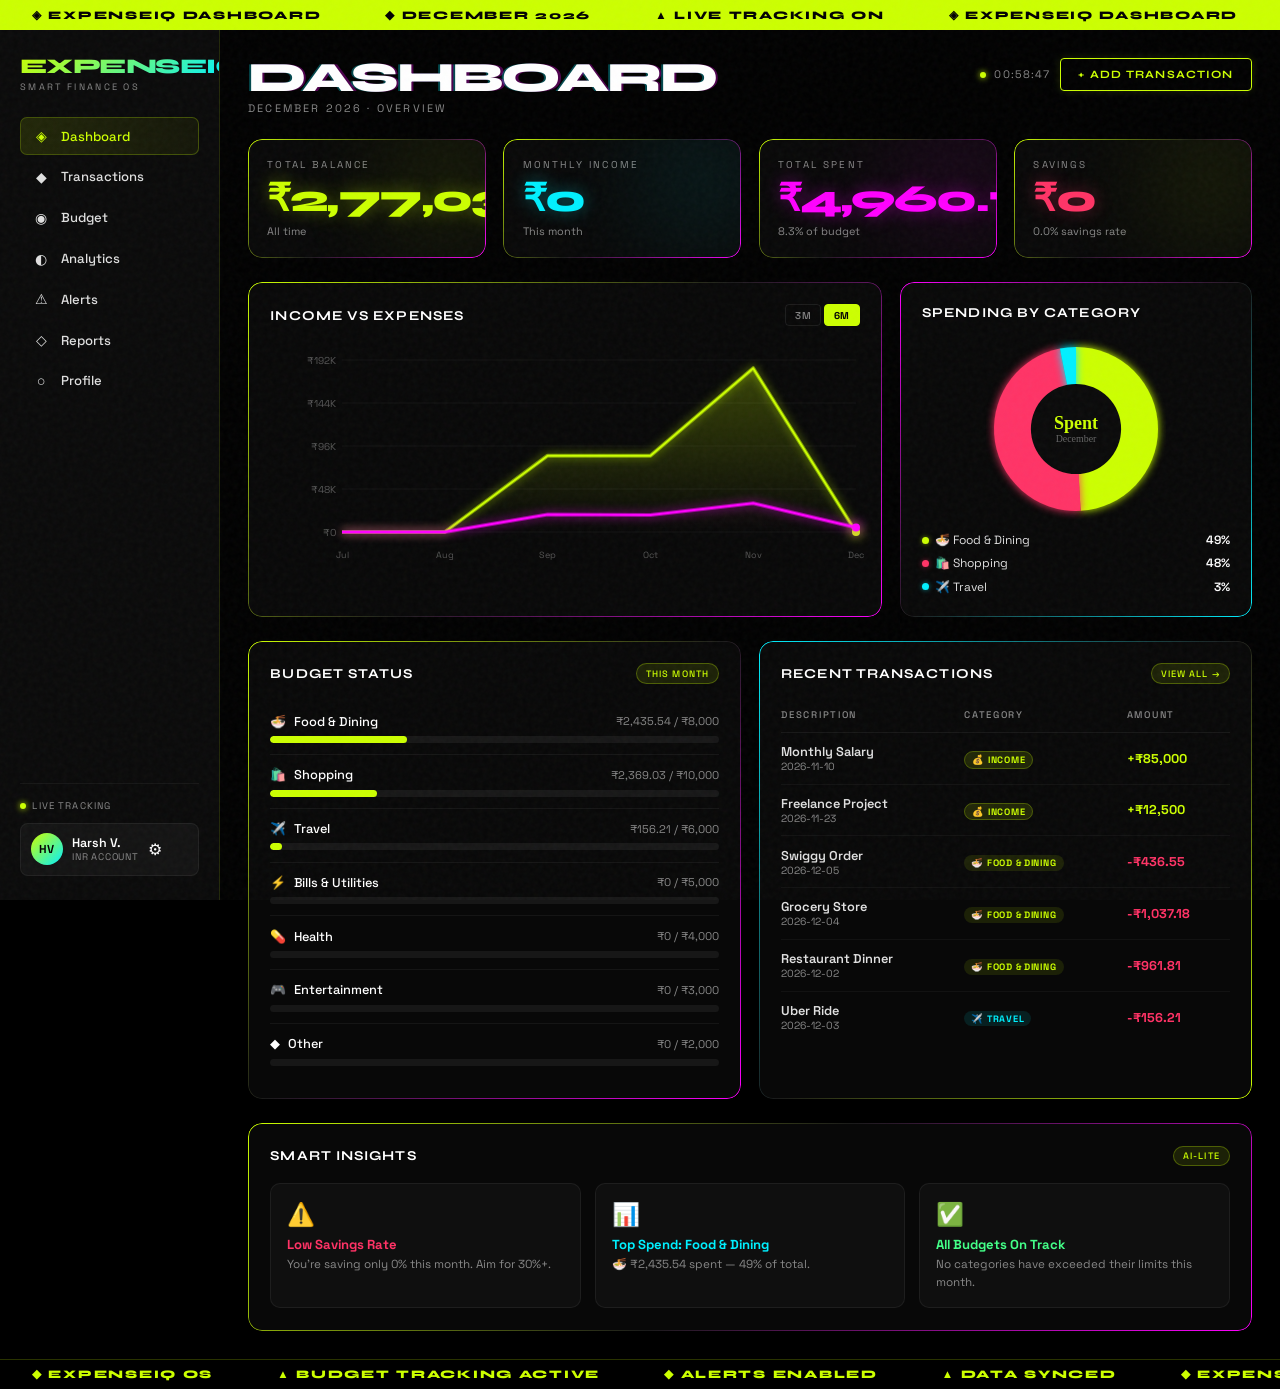
<file: dashboard.html>
<!DOCTYPE html>
<html lang="en">
<head>
<meta charset="UTF-8"/><meta name="viewport" content="width=device-width,initial-scale=1.0"/>
<title>ExpenseIQ — Dashboard</title>
<link rel="stylesheet" href="style.css"/>
</head>
<body>
<div class="marquee-bar"><div class="marquee-track" id="mt"></div></div>
<div class="app-shell">
  <div id="sidebar-mount"></div>
  <main class="main">
    <div class="topbar">
      <div>
        <div class="page-title glitch" id="page-title">DASHBOARD</div>
        <div id="page-subtitle"></div>
      </div>
      <div class="topbar-actions">
        <div style="font-size:.68rem;color:var(--mid);letter-spacing:.1em;text-transform:uppercase;">
          <span class="status-dot"></span> &nbsp;<span id="live-time"></span>
        </div>
        <button class="chrome-btn ghost" onclick="openAddTx()">+ Add Transaction</button>
      </div>
    </div>

    <!-- KPI CARDS -->
    <div class="kpi-grid" id="kpi-grid"></div>

    <!-- CHARTS ROW -->
    <div style="display:grid;grid-template-columns:1.8fr 1fr;gap:1.1rem;" id="charts-row">
      <div class="liquid-card">
        <div class="chart-title">
          Income vs Expenses
          <div class="time-tabs">
            <button class="time-tab" onclick="setRange('3M',this)">3M</button>
            <button class="time-tab active" onclick="setRange('6M',this)">6M</button>
          </div>
        </div>
        <canvas id="trend-chart" style="width:100%;"></canvas>
      </div>
      <div class="liquid-card accent-pink">
        <div class="chart-title">Spending by Category</div>
        <canvas id="pie-chart" width="180" height="180" style="display:block;margin:0 auto;"></canvas>
        <div id="pie-legend" style="display:flex;flex-direction:column;gap:.45rem;margin-top:.85rem;"></div>
      </div>
    </div>

    <!-- BUDGET ROW -->
    <div style="display:grid;grid-template-columns:1fr 1fr;gap:1.1rem;">
      <div class="liquid-card">
        <div class="chart-title">Budget Status <span class="chart-badge" id="budget-badge">THIS MONTH</span></div>
        <div id="budget-bars"></div>
      </div>
      <!-- RECENT TX -->
      <div class="liquid-card accent-cyan">
        <div class="chart-title">
          Recent Transactions
          <a href="transactions.html" class="chart-badge" style="cursor:pointer;text-decoration:none;color:var(--acid);">VIEW ALL →</a>
        </div>
        <table class="data-table">
          <thead><tr><th>Description</th><th>Category</th><th>Amount</th></tr></thead>
          <tbody id="recent-tx"></tbody>
        </table>
      </div>
    </div>

    <!-- INSIGHTS -->
    <div class="liquid-card">
      <div class="chart-title">Smart Insights <span class="chart-badge">AI-LITE</span></div>
      <div id="insights" style="display:grid;grid-template-columns:repeat(auto-fit,minmax(220px,1fr));gap:.85rem;"></div>
    </div>
  </main>
</div>

<div class="marquee-bar bottom"><div class="marquee-track" style="animation-direction:reverse;animation-duration:22s;"><span>◆ EXPENSEIQ OS</span><span>▲ BUDGET TRACKING ACTIVE</span><span>◆ ALERTS ENABLED</span><span>▲ DATA SYNCED</span><span>◆ EXPENSEIQ OS</span><span>▲ BUDGET TRACKING ACTIVE</span><span>◆ ALERTS ENABLED</span><span>▲ DATA SYNCED</span></div></div>

<div id="modal-overlay"></div>
<div id="toast-wrap"></div>
<div class="chart-tooltip" id="chart-tooltip"><div class="tip-date" id="tip-date"></div><div class="tip-val" id="tip-val"></div></div>

<script src="js/data.js"></script>
<script src="js/components.js"></script>
<script src="js/charts.js"></script>
<script>
initDB();
const cm=currentMonth(),u=getUser();

// MARQUEE
document.getElementById('mt').innerHTML='<span>◈ EXPENSEIQ DASHBOARD</span><span>◆ '+currentMonthLabel().toUpperCase()+'</span><span>▲ LIVE TRACKING ON</span><span>◈ EXPENSEIQ DASHBOARD</span><span>◆ '+currentMonthLabel().toUpperCase()+'</span><span>▲ LIVE TRACKING ON</span>';

// SIDEBAR + HEADER
document.getElementById('sidebar-mount').innerHTML=getSidebar('dashboard.html');
document.getElementById('page-subtitle').textContent=currentMonthLabel()+' · Overview';
startClock();

// KPI
function renderKPIs(){
  const s=getMonthSummary(cm),bal=getTotalBalance(),bud=getBudgets();
  const budgetUsed=(s.expense/bud.monthly*100).toFixed(1);
  const kpis=[
    {label:'Total Balance',value:fmt(bal),color:'acid',delta:'All time',icon:'💰',blob:'var(--acid)'},
    {label:'Monthly Income',value:fmt(s.income),color:'cyan',delta:'This month',icon:'📈',blob:'var(--cyan)'},
    {label:'Total Spent',value:fmt(s.expense),color:'pink',delta:budgetUsed+'% of budget',icon:'💸',blob:'var(--pink)'},
    {label:'Savings',value:fmt(s.savings<0?0:s.savings),color:s.savings<0?'danger':'acid',delta:s.savingsRate.toFixed(1)+'% savings rate',icon:'🎯',blob:'var(--acid)'},
  ];
  document.getElementById('kpi-grid').innerHTML=kpis.map(k=>`
    <div class="liquid-card" style="padding:1.2rem;">
      <div class="glow-blob" style="background:${k.blob};"></div>
      <div class="card-label">${k.label}</div>
      <div class="card-value ${k.color}" id="kv-${k.label.replace(/\s/g,'')}">${k.value}</div>
      <div style="font-size:.68rem;color:var(--mid);margin-top:.35rem;">${k.delta}</div>
    </div>`).join('');
}
renderKPIs();

// TREND CHART
let activeRange='6M';
function renderTrend(range){
  activeRange=range;
  const months=range==='3M'?3:6;
  const hist=getMonthlyHistory(months);
  const labels=hist.map(h=>h.label);
  drawLineChart('trend-chart',[
    {data:hist.map(h=>h.income),color:'#CCFF00'},
    {data:hist.map(h=>h.expense),color:'#FF00FF'},
  ],labels);
}
renderTrend('6M');
function setRange(r,btn){document.querySelectorAll('.time-tab').forEach(b=>b.classList.remove('active'));btn.classList.add('active');renderTrend(r);}

// PIE
function renderPie(){
  const cats=getCategoryBreakdown(cm).filter(c=>c.spent>0);
  drawPieChart('pie-chart',cats.map(c=>({value:c.spent,color:c.color})),{donut:true,centerText:'Spent',centerSub:currentMonthLabel().split(' ')[0]});
  const total=cats.reduce((s,c)=>s+c.spent,0);
  document.getElementById('pie-legend').innerHTML=cats.slice(0,5).map(c=>`
    <div style="display:flex;align-items:center;justify-content:space-between;font-size:.75rem;">
      <div style="display:flex;align-items:center;gap:.4rem;">
        <div style="width:7px;height:7px;border-radius:50%;background:${c.color};box-shadow:0 0 5px ${c.color}80;flex-shrink:0;"></div>
        <span style="color:var(--light);">${c.icon} ${c.label}</span>
      </div>
      <span style="color:var(--white);font-weight:600;">${total>0?(c.spent/total*100).toFixed(0):0}%</span>
    </div>`).join('');
}
renderPie();

// BUDGET BARS
function renderBudget(){
  const bud=getBudgets(),cats=getCategoryBreakdown(cm);
  document.getElementById('budget-bars').innerHTML=cats.filter(c=>bud.categories[c.id]).map(c=>{
    const limit=bud.categories[c.id],pct=Math.min(c.spent/limit*100,100);
    const barColor=pct>=100?'var(--danger)':pct>=80?'#FFB800':'var(--acid)';
    return`<div class="budget-item">
      <div class="budget-header">
        <div class="budget-cat"><span>${c.icon}</span><span>${c.label}</span></div>
        <div class="budget-nums">${fmt(c.spent)} / ${fmt(limit)}</div>
      </div>
      <div class="progress-wrap"><div class="progress-fill" style="width:${pct}%;background:${barColor};box-shadow:0 0 8px ${barColor}60;"></div></div>
    </div>`;
  }).join('');
}
renderBudget();

// RECENT TX
function renderRecent(){
  const txns=getTransactions().slice(0,6);
  document.getElementById('recent-tx').innerHTML=txns.map(t=>{
    const c=getCatById(t.category);
    const amt=t.type==='income'?`<span style="color:var(--acid);">+${fmt(t.amount)}</span>`:`<span style="color:var(--danger);">-${fmt(t.amount)}</span>`;
    return`<tr>
      <td><div style="font-weight:600;font-size:.8rem;">${t.desc}</div><div style="font-size:.65rem;color:var(--mid);">${t.date}</div></td>
      <td><span class="tag ${t.category}">${c.icon} ${c.label}</span></td>
      <td style="font-weight:700;white-space:nowrap;">${amt}</td>
    </tr>`;
  }).join('');
}
renderRecent();

// INSIGHTS
function renderInsights(){
  const s=getMonthSummary(cm),bud=getBudgets(),cats=getCategoryBreakdown(cm);
  const insights=[];
  if(s.savingsRate<20) insights.push({icon:'⚠️',title:'Low Savings Rate',msg:`You're saving only ${s.savingsRate.toFixed(0)}% this month. Aim for 30%+.`,color:'var(--danger)'});
  else insights.push({icon:'🎯',title:'Great Savings!',msg:`You're saving ${s.savingsRate.toFixed(0)}% of income. Keep it up!`,color:'var(--acid)'});
  const topCat=cats[0];
  if(topCat&&topCat.spent>0) insights.push({icon:'📊',title:`Top Spend: ${topCat.label}`,msg:`${topCat.icon} ${fmt(topCat.spent)} spent — ${(topCat.spent/s.expense*100).toFixed(0)}% of total.`,color:'var(--cyan)'});
  const overBudget=cats.filter(c=>bud.categories[c.id]&&c.spent>bud.categories[c.id]);
  if(overBudget.length) insights.push({icon:'🚨',title:`${overBudget.length} Category Over Budget`,msg:overBudget.map(c=>c.label).join(', ')+' exceeded limits.',color:'var(--danger)'});
  else insights.push({icon:'✅',title:'All Budgets On Track',msg:'No categories have exceeded their limits this month.',color:'var(--success)'});
  document.getElementById('insights').innerHTML=insights.map(i=>`
    <div style="background:rgba(255,255,255,.03);border:1px solid rgba(255,255,255,.06);border-radius:10px;padding:1rem;">
      <div style="font-size:1.4rem;margin-bottom:.4rem;">${i.icon}</div>
      <div style="font-size:.82rem;font-weight:700;color:${i.color};margin-bottom:.2rem;">${i.title}</div>
      <div style="font-size:.73rem;color:var(--mid);line-height:1.5;">${i.msg}</div>
    </div>`).join('');
}
renderInsights();

// ADD TX MODAL
function openAddTx(){
  showModal('Add Transaction',getTransactionForm(null),
    `<button class="chrome-btn ghost" onclick="closeModal()">Cancel</button>
     <button class="chrome-btn" onclick="saveNewTx()">Save →</button>`);
}
function saveNewTx(){
  const tx=collectTxForm();if(!tx)return;
  addTransaction(tx);
  closeModal();showToast('Transaction added!');
  renderKPIs();renderRecent();renderPie();renderBudget();renderInsights();renderTrend(activeRange);
}
window.addEventListener('resize',()=>renderTrend(activeRange));
</script>
</body>
</html>
</file>
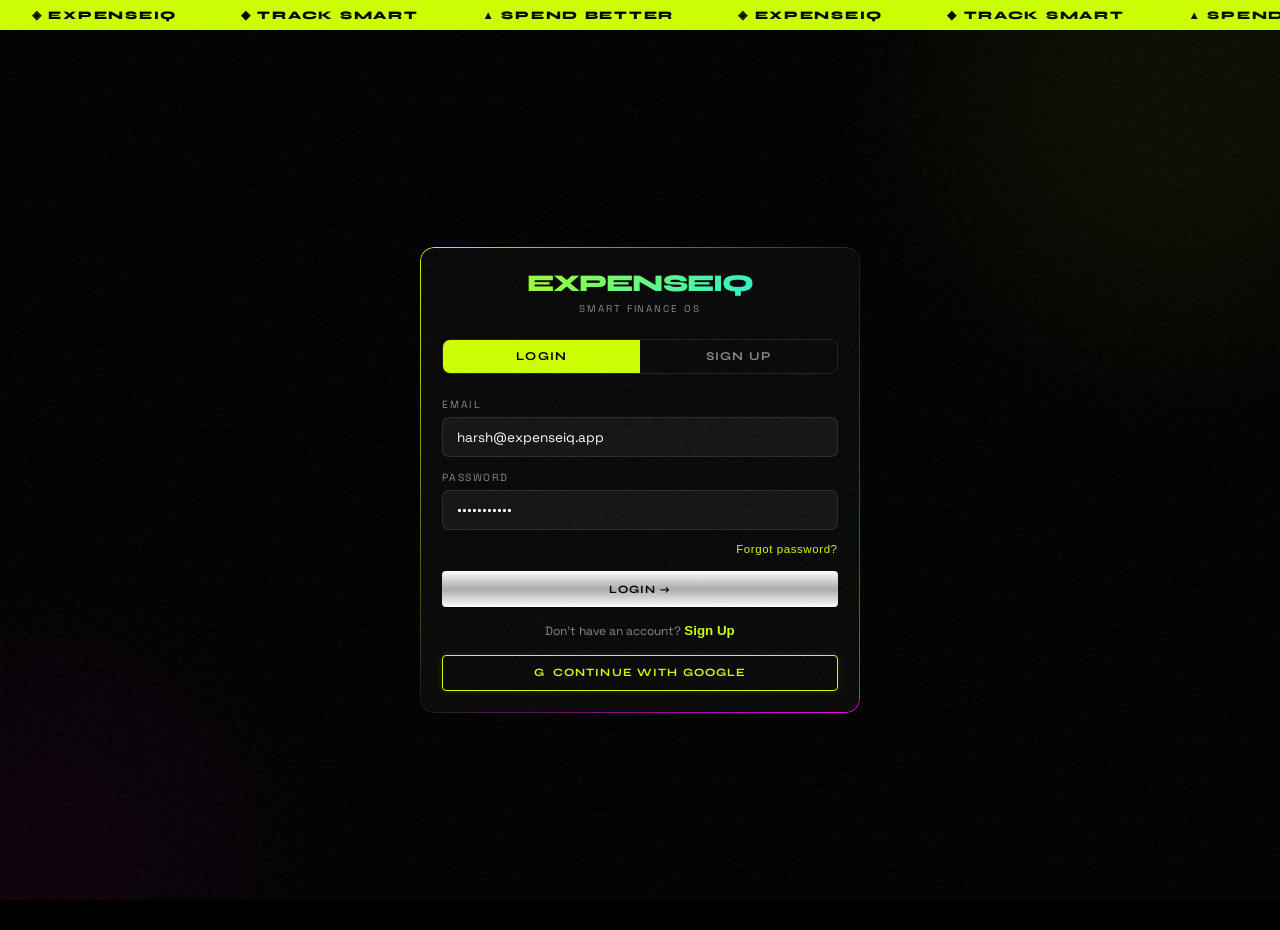
<file: login.html>
<!DOCTYPE html>
<html lang="en">
<head>
<meta charset="UTF-8"/><meta name="viewport" content="width=device-width,initial-scale=1.0"/>
<title>ExpenseIQ — Login</title>
<link rel="stylesheet" href="style.css"/>
</head>
<body>
<div class="marquee-bar"><div class="marquee-track"><span>◈ EXPENSEIQ</span><span>◆ TRACK SMART</span><span>▲ SPEND BETTER</span><span>◈ EXPENSEIQ</span><span>◆ TRACK SMART</span><span>▲ SPEND BETTER</span></div></div>

<div style="position:fixed;inset:0;pointer-events:none;overflow:hidden;z-index:0;">
  <div style="position:absolute;width:500px;height:500px;border-radius:50%;background:var(--acid);filter:blur(100px);opacity:.05;top:-150px;right:-150px;animation:blob-drift 10s ease-in-out infinite alternate;"></div>
  <div style="position:absolute;width:400px;height:400px;border-radius:50%;background:var(--pink);filter:blur(100px);opacity:.05;bottom:-150px;left:-150px;animation:blob-drift 14s ease-in-out infinite alternate;"></div>
</div>

<div class="auth-shell" style="position:relative;z-index:1;">
  <div class="auth-card liquid-card">
    <div style="text-align:center;margin-bottom:1.5rem;">
      <div style="font-family:'Syne',sans-serif;font-weight:800;font-size:1.5rem;text-transform:uppercase;letter-spacing:-.04em;background:linear-gradient(135deg,var(--acid),var(--cyan));-webkit-background-clip:text;-webkit-text-fill-color:transparent;background-clip:text;">EXPENSEIQ</div>
      <div style="font-size:.62rem;letter-spacing:.2em;color:var(--mid);text-transform:uppercase;margin-top:.2rem;">Smart Finance OS</div>
    </div>

    <!-- TABS -->
    <div class="auth-tab-bar">
      <button class="auth-tab active" id="tab-login" onclick="switchTab('login')">Login</button>
      <button class="auth-tab" id="tab-signup" onclick="switchTab('signup')">Sign Up</button>
      <button class="auth-tab" id="tab-forgot" onclick="switchTab('forgot')" style="display:none;">Reset</button>
    </div>

    <!-- LOGIN -->
    <div id="panel-login">
      <div class="form-group">
        <label class="form-label">Email</label>
        <input id="l-email" class="form-input" type="email" placeholder="harsh@expenseiq.app" value="harsh@expenseiq.app"/>
      </div>
      <div class="form-group">
        <label class="form-label">Password</label>
        <input id="l-pass" class="form-input" type="password" placeholder="••••••••" value="password123"/>
      </div>
      <div style="display:flex;justify-content:flex-end;margin-bottom:1rem;">
        <button onclick="switchTab('forgot')" style="background:none;border:none;color:var(--acid);font-size:.72rem;cursor:pointer;letter-spacing:.05em;">Forgot password?</button>
      </div>
      <button class="chrome-btn" style="width:100%;padding:.7rem;" onclick="doLogin()">Login →</button>
      <div style="text-align:center;margin-top:1rem;font-size:.75rem;color:var(--mid);">Don't have an account? <button onclick="switchTab('signup')" style="background:none;border:none;color:var(--acid);cursor:pointer;font-weight:600;">Sign Up</button></div>
      <div class="section-divider" style="margin:1rem 0;"></div>
      <button class="chrome-btn ghost" style="width:100%;padding:.65rem;display:flex;align-items:center;justify-content:center;gap:.5rem;" onclick="doLogin()">
        <span>G</span> Continue with Google
      </button>
    </div>

    <!-- SIGNUP -->
    <div id="panel-signup" style="display:none;">
      <div class="form-row">
        <div class="form-group">
          <label class="form-label">First Name</label>
          <input id="s-fname" class="form-input" placeholder="Harsh"/>
        </div>
        <div class="form-group">
          <label class="form-label">Last Name</label>
          <input id="s-lname" class="form-input" placeholder="V."/>
        </div>
      </div>
      <div class="form-group">
        <label class="form-label">Email</label>
        <input id="s-email" class="form-input" type="email" placeholder="you@example.com"/>
      </div>
      <div class="form-group">
        <label class="form-label">Password</label>
        <input id="s-pass" class="form-input" type="password" placeholder="Min 8 characters"/>
      </div>
      <div class="form-group">
        <label class="form-label">Confirm Password</label>
        <input id="s-pass2" class="form-input" type="password" placeholder="Repeat password"/>
      </div>
      <div style="display:flex;align-items:center;gap:.5rem;margin-bottom:1rem;">
        <input type="checkbox" id="s-terms" style="accent-color:var(--acid);width:14px;height:14px;"/>
        <label for="s-terms" style="font-size:.72rem;color:var(--mid);">I agree to the <span style="color:var(--acid);">Terms of Service</span></label>
      </div>
      <button class="chrome-btn" style="width:100%;padding:.7rem;" onclick="doSignup()">Create Account →</button>
      <div style="text-align:center;margin-top:1rem;font-size:.75rem;color:var(--mid);">Already have an account? <button onclick="switchTab('login')" style="background:none;border:none;color:var(--acid);cursor:pointer;font-weight:600;">Login</button></div>
    </div>

    <!-- FORGOT -->
    <div id="panel-forgot" style="display:none;">
      <p style="font-size:.8rem;color:var(--mid);margin-bottom:1.2rem;">Enter your email to receive a password reset link.</p>
      <div class="form-group">
        <label class="form-label">Email</label>
        <input id="f-email" class="form-input" type="email" placeholder="you@example.com"/>
      </div>
      <button class="chrome-btn" style="width:100%;padding:.7rem;" onclick="doReset()">Send Reset Link →</button>
      <div style="text-align:center;margin-top:1rem;">
        <button onclick="switchTab('login')" style="background:none;border:none;color:var(--acid);font-size:.75rem;cursor:pointer;">← Back to Login</button>
      </div>
    </div>
  </div>
</div>

<div id="toast-wrap"></div>
<script src="js/data.js"></script>
<script src="js/components.js"></script>
<script>
// Check if redirected to signup
if(location.hash==='#signup') switchTab('signup');

function switchTab(t){
  ['login','signup','forgot'].forEach(p=>{
    document.getElementById('panel-'+p).style.display=p===t?'':'none';
    const tab=document.getElementById('tab-'+p);
    if(tab){tab.classList.toggle('active',p===t);tab.style.display=p==='forgot'&&t!=='forgot'?'none':'';}
  });
  if(t==='forgot') document.getElementById('tab-forgot').style.display='';
}

function doLogin(){
  const e=document.getElementById('l-email')?.value;
  const p=document.getElementById('l-pass')?.value;
  if(!e||!p){showToast('Please fill all fields','error');return;}
  initDB();
  const u=getUser();
  setUser({...u,email:e,name:e.split('@')[0]});
  showToast('Welcome back! Redirecting...','success');
  setTimeout(()=>location.href='dashboard.html',900);
}

function doSignup(){
  const fn=document.getElementById('s-fname')?.value.trim();
  const ln=document.getElementById('s-lname')?.value.trim();
  const e=document.getElementById('s-email')?.value.trim();
  const p=document.getElementById('s-pass')?.value;
  const p2=document.getElementById('s-pass2')?.value;
  const terms=document.getElementById('s-terms')?.checked;
  if(!fn||!e||!p){showToast('Please fill all required fields','error');return;}
  if(p!==p2){showToast('Passwords do not match','error');return;}
  if(p.length<8){showToast('Password must be 8+ characters','error');return;}
  if(!terms){showToast('Please accept Terms of Service','error');return;}
  initDB();
  const initials=(fn[0]+(ln?ln[0]:'')).toUpperCase();
  setUser({name:`${fn} ${ln}`.trim(),email:e,currency:'₹',currencyCode:'INR',avatar:initials});
  showToast('Account created! Welcome to ExpenseIQ!','success');
  setTimeout(()=>location.href='dashboard.html',900);
}

function doReset(){
  const e=document.getElementById('f-email')?.value.trim();
  if(!e){showToast('Enter your email first','error');return;}
  showToast('Reset link sent! (Demo mode)','info');
  setTimeout(()=>switchTab('login'),1500);
}
</script>
</body>
</html>
</file>
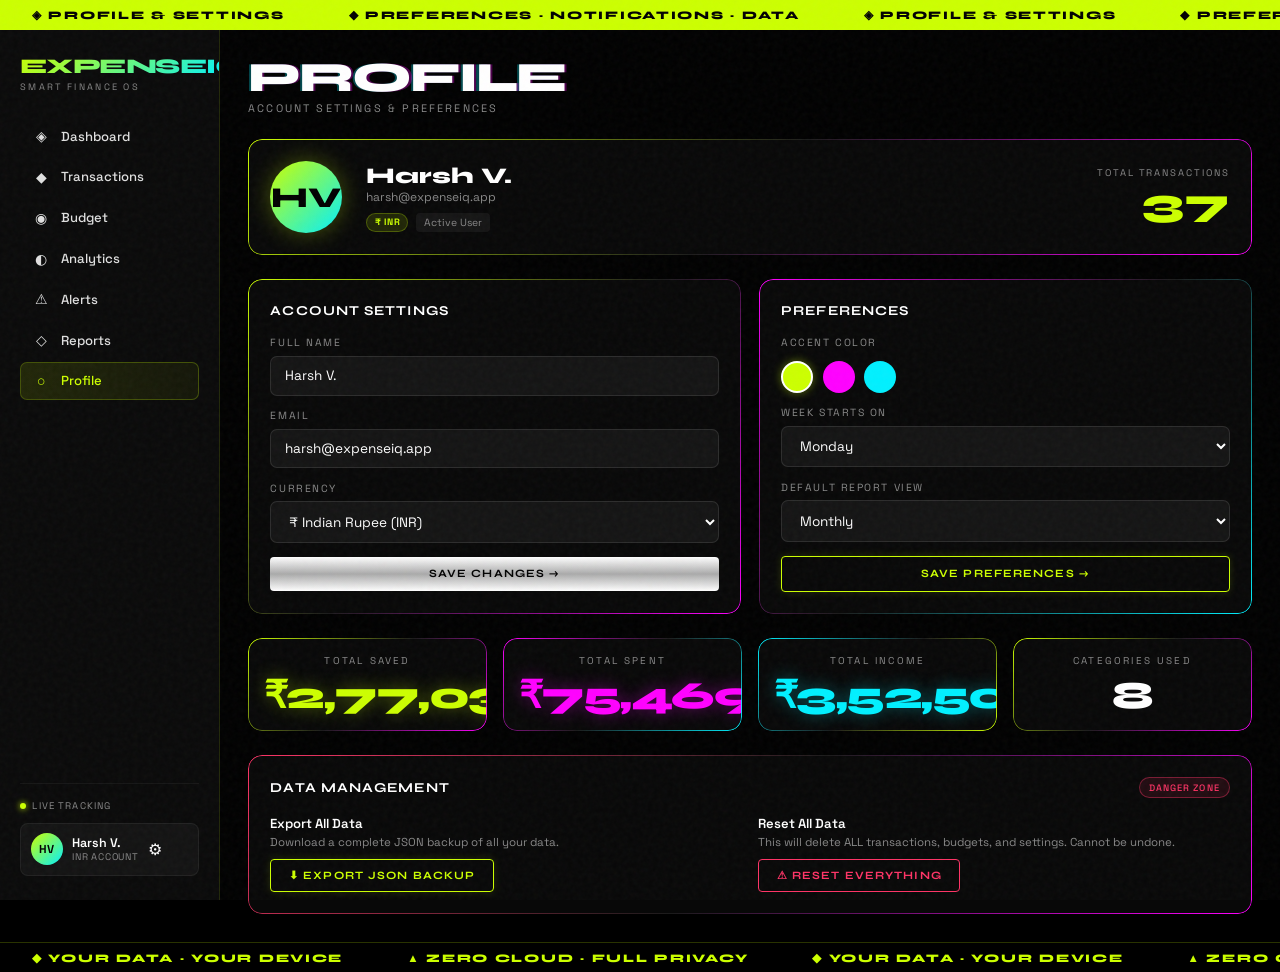
<file: profile.html>
<!DOCTYPE html>
<html lang="en">
<head>
<meta charset="UTF-8"/><meta name="viewport" content="width=device-width,initial-scale=1.0"/>
<title>ExpenseIQ — Profile</title>
<link rel="stylesheet" href="style.css"/>
</head>
<body>
<div class="marquee-bar"><div class="marquee-track"><span>◈ PROFILE & SETTINGS</span><span>◆ PREFERENCES · NOTIFICATIONS · DATA</span><span>◈ PROFILE & SETTINGS</span><span>◆ PREFERENCES · NOTIFICATIONS · DATA</span></div></div>
<div class="app-shell">
  <div id="sidebar-mount"></div>
  <main class="main">
    <div class="topbar">
      <div><div class="page-title glitch" id="page-title">PROFILE</div><div id="page-subtitle"></div></div>
    </div>

    <!-- USER CARD -->
    <div class="liquid-card" style="display:flex;align-items:center;gap:1.5rem;flex-wrap:wrap;">
      <div id="profile-avatar" style="width:72px;height:72px;border-radius:50%;background:linear-gradient(135deg,var(--acid),var(--cyan));display:flex;align-items:center;justify-content:center;font-family:'Syne',sans-serif;font-weight:800;font-size:1.8rem;color:var(--void);flex-shrink:0;box-shadow:0 0 24px rgba(204,255,0,.3);"></div>
      <div style="flex:1;">
        <div style="font-family:'Syne',sans-serif;font-weight:800;font-size:1.4rem;" id="profile-name">—</div>
        <div style="font-size:.75rem;color:var(--mid);" id="profile-email">—</div>
        <div style="display:flex;gap:.5rem;margin-top:.5rem;">
          <span class="tag income" id="profile-currency-tag"></span>
          <span style="font-size:.65rem;color:var(--mid);padding:.2rem .5rem;background:rgba(255,255,255,.05);border-radius:4px;" id="profile-joined"></span>
        </div>
      </div>
      <div style="text-align:right;">
        <div style="font-size:.6rem;letter-spacing:.2em;color:var(--mid);text-transform:uppercase;">Total Transactions</div>
        <div style="font-family:'Syne',sans-serif;font-weight:800;font-size:2.5rem;color:var(--acid);" id="profile-tx-count">—</div>
      </div>
    </div>

    <div style="display:grid;grid-template-columns:1fr 1fr;gap:1.1rem;">
      <!-- ACCOUNT SETTINGS -->
      <div class="liquid-card">
        <div class="chart-title">Account Settings</div>
        <div class="form-group">
          <label class="form-label">Full Name</label>
          <input id="u-name" class="form-input" placeholder="Your name"/>
        </div>
        <div class="form-group">
          <label class="form-label">Email</label>
          <input id="u-email" class="form-input" type="email" placeholder="your@email.com"/>
        </div>
        <div class="form-group">
          <label class="form-label">Currency</label>
          <select id="u-currency" class="form-input">
            <option value="₹|INR">₹ Indian Rupee (INR)</option>
            <option value="$|USD">$ US Dollar (USD)</option>
            <option value="€|EUR">€ Euro (EUR)</option>
            <option value="£|GBP">£ British Pound (GBP)</option>
            <option value="¥|JPY">¥ Japanese Yen (JPY)</option>
          </select>
        </div>
        <button class="chrome-btn" style="width:100%;padding:.65rem;" onclick="saveProfile()">Save Changes →</button>
      </div>

      <!-- PREFERENCES -->
      <div class="liquid-card accent-pink">
        <div class="chart-title">Preferences</div>
        <div class="form-group">
          <label class="form-label">Accent Color</label>
          <div style="display:flex;gap:.6rem;margin-top:.3rem;">
            <div onclick="setAccent('acid')" id="accent-acid" style="width:32px;height:32px;border-radius:50%;background:var(--acid);cursor:pointer;border:2px solid transparent;transition:all .2s;box-shadow:0 0 10px rgba(204,255,0,.4);" title="Acid Green"></div>
            <div onclick="setAccent('pink')" id="accent-pink" style="width:32px;height:32px;border-radius:50%;background:var(--pink);cursor:pointer;border:2px solid transparent;transition:all .2s;" title="Hyper Pink"></div>
            <div onclick="setAccent('cyan')" id="accent-cyan" style="width:32px;height:32px;border-radius:50%;background:var(--cyan);cursor:pointer;border:2px solid transparent;transition:all .2s;" title="Cyan Glow"></div>
          </div>
        </div>
        <div class="form-group">
          <label class="form-label">Week Starts On</label>
          <select id="u-weekstart" class="form-input">
            <option value="mon">Monday</option>
            <option value="sun">Sunday</option>
          </select>
        </div>
        <div class="form-group">
          <label class="form-label">Default Report View</label>
          <select id="u-reportview" class="form-input">
            <option value="monthly">Monthly</option>
            <option value="weekly">Weekly</option>
          </select>
        </div>
        <button class="chrome-btn ghost" style="width:100%;padding:.65rem;" onclick="savePrefs()">Save Preferences →</button>
      </div>
    </div>

    <!-- STATS SUMMARY -->
    <div style="display:grid;grid-template-columns:repeat(4,1fr);gap:1rem;">
      <div class="liquid-card" style="padding:1rem;text-align:center;"><div class="card-label" style="text-align:center;">Total Saved</div><div class="card-value acid" id="s-saved">—</div></div>
      <div class="liquid-card accent-pink" style="padding:1rem;text-align:center;"><div class="card-label" style="text-align:center;">Total Spent</div><div class="card-value pink" id="s-spent">—</div></div>
      <div class="liquid-card accent-cyan" style="padding:1rem;text-align:center;"><div class="card-label" style="text-align:center;">Total Income</div><div class="card-value cyan" id="s-income">—</div></div>
      <div class="liquid-card" style="padding:1rem;text-align:center;"><div class="card-label" style="text-align:center;">Categories Used</div><div class="card-value" id="s-cats" style="color:var(--white);">—</div></div>
    </div>

    <!-- DATA MANAGEMENT -->
    <div class="liquid-card accent-danger">
      <div class="chart-title">Data Management <span class="chart-badge" style="border-color:rgba(255,51,102,.4);color:var(--danger);background:rgba(255,51,102,.1);">DANGER ZONE</span></div>
      <div style="display:flex;gap:1rem;flex-wrap:wrap;">
        <div style="flex:1;min-width:200px;">
          <div style="font-size:.82rem;font-weight:600;margin-bottom:.2rem;">Export All Data</div>
          <div style="font-size:.72rem;color:var(--mid);margin-bottom:.6rem;">Download a complete JSON backup of all your data.</div>
          <button class="chrome-btn ghost" onclick="exportAllData()">⬇ Export JSON Backup</button>
        </div>
        <div style="flex:1;min-width:200px;">
          <div style="font-size:.82rem;font-weight:600;margin-bottom:.2rem;">Reset All Data</div>
          <div style="font-size:.72rem;color:var(--mid);margin-bottom:.6rem;">This will delete ALL transactions, budgets, and settings. Cannot be undone.</div>
          <button class="chrome-btn danger" onclick="confirmReset()">⚠ Reset Everything</button>
        </div>
      </div>
    </div>
  </main>
</div>

<div class="marquee-bar bottom"><div class="marquee-track" style="animation-direction:reverse;animation-duration:22s;"><span>◆ YOUR DATA · YOUR DEVICE</span><span>▲ ZERO CLOUD · FULL PRIVACY</span><span>◆ YOUR DATA · YOUR DEVICE</span><span>▲ ZERO CLOUD · FULL PRIVACY</span></div></div>
<div id="modal-overlay"></div>
<div id="toast-wrap"></div>

<script src="js/data.js"></script>
<script src="js/components.js"></script>
<script>
initDB();
document.getElementById('sidebar-mount').innerHTML=getSidebar('profile.html');
document.getElementById('page-subtitle').textContent='Account settings & preferences';

function loadProfile(){
  const u=getUser(),p=getPrefs(),txns=getTransactions();
  document.getElementById('profile-avatar').textContent=u.avatar||'U';
  document.getElementById('profile-name').textContent=u.name||'User';
  document.getElementById('profile-email').textContent=u.email||'—';
  document.getElementById('profile-currency-tag').textContent=(u.currency||'₹')+' '+( u.currencyCode||'INR');
  document.getElementById('profile-joined').textContent=u.joined?'Joined '+new Date(u.joined).toLocaleDateString('en',{month:'short',year:'numeric'}):'Active User';
  document.getElementById('profile-tx-count').textContent=txns.length;
  document.getElementById('u-name').value=u.name||'';
  document.getElementById('u-email').value=u.email||'';
  const curOpt=[...document.getElementById('u-currency').options].find(o=>o.value.startsWith(u.currency||'₹'));
  if(curOpt)curOpt.selected=true;
  document.getElementById('u-weekstart').value=p.weekStart||'mon';
  setAccent(p.accentColor||'acid',true);

  // Stats
  const income=txns.filter(t=>t.type==='income').reduce((s,t)=>s+t.amount,0);
  const spent=txns.filter(t=>t.type==='expense').reduce((s,t)=>s+t.amount,0);
  const saved=income-spent;
  const usedCats=new Set(txns.map(t=>t.category)).size;
  document.getElementById('s-income').textContent=fmt(income);
  document.getElementById('s-spent').textContent=fmt(spent);
  document.getElementById('s-saved').textContent=fmt(Math.max(saved,0));
  document.getElementById('s-cats').textContent=usedCats;
}

function setAccent(color,init=false){
  ['acid','pink','cyan'].forEach(c=>{
    const el=document.getElementById('accent-'+c);
    if(el)el.style.border=c===color?'2px solid var(--white)':'2px solid transparent';
  });
  if(!init){const p=getPrefs();setPrefs({...p,accentColor:color});showToast('Accent set to '+color,'info');}
}

function saveProfile(){
  const name=document.getElementById('u-name').value.trim();
  const email=document.getElementById('u-email').value.trim();
  const curVal=document.getElementById('u-currency').value.split('|');
  if(!name){showToast('Name cannot be empty','error');return;}
  const initials=name.split(' ').map(w=>w[0]).join('').toUpperCase().slice(0,2);
  setUser({...getUser(),name,email,currency:curVal[0],currencyCode:curVal[1],avatar:initials});
  showToast('Profile saved!');
  loadProfile();
}

function savePrefs(){
  const p={...getPrefs(),weekStart:document.getElementById('u-weekstart').value};
  setPrefs(p);showToast('Preferences saved!');
}

function exportAllData(){
  const data={transactions:getTransactions(),budgets:getBudgets(),user:getUser(),prefs:getPrefs(),exported:new Date().toISOString()};
  const blob=new Blob([JSON.stringify(data,null,2)],{type:'application/json'});
  const a=document.createElement('a');
  a.href=URL.createObjectURL(blob);
  a.download='ExpenseIQ_backup.json';
  a.click();showToast('Backup exported!');
}

function confirmReset(){
  showModal('Reset All Data',
    '<p style="font-size:.9rem;color:var(--mid);line-height:1.6;">This will permanently delete all your transactions, budgets, alerts, and settings.<br><br><strong style="color:var(--danger);">This action cannot be undone.</strong></p>',
    `<button class="chrome-btn ghost" onclick="closeModal()">Cancel</button>
     <button class="chrome-btn danger" onclick="doReset()">Yes, Reset Everything</button>`);
}
function doReset(){
  ['eiq_tx','eiq_bud','eiq_user','eiq_alerts','eiq_prefs','eiq_seeded'].forEach(k=>localStorage.removeItem(k));
  closeModal();showToast('All data cleared. Reloading...','error');
  setTimeout(()=>{initDB();loadProfile();},1200);
}

loadProfile();
</script>
</body>
</html>
</file>
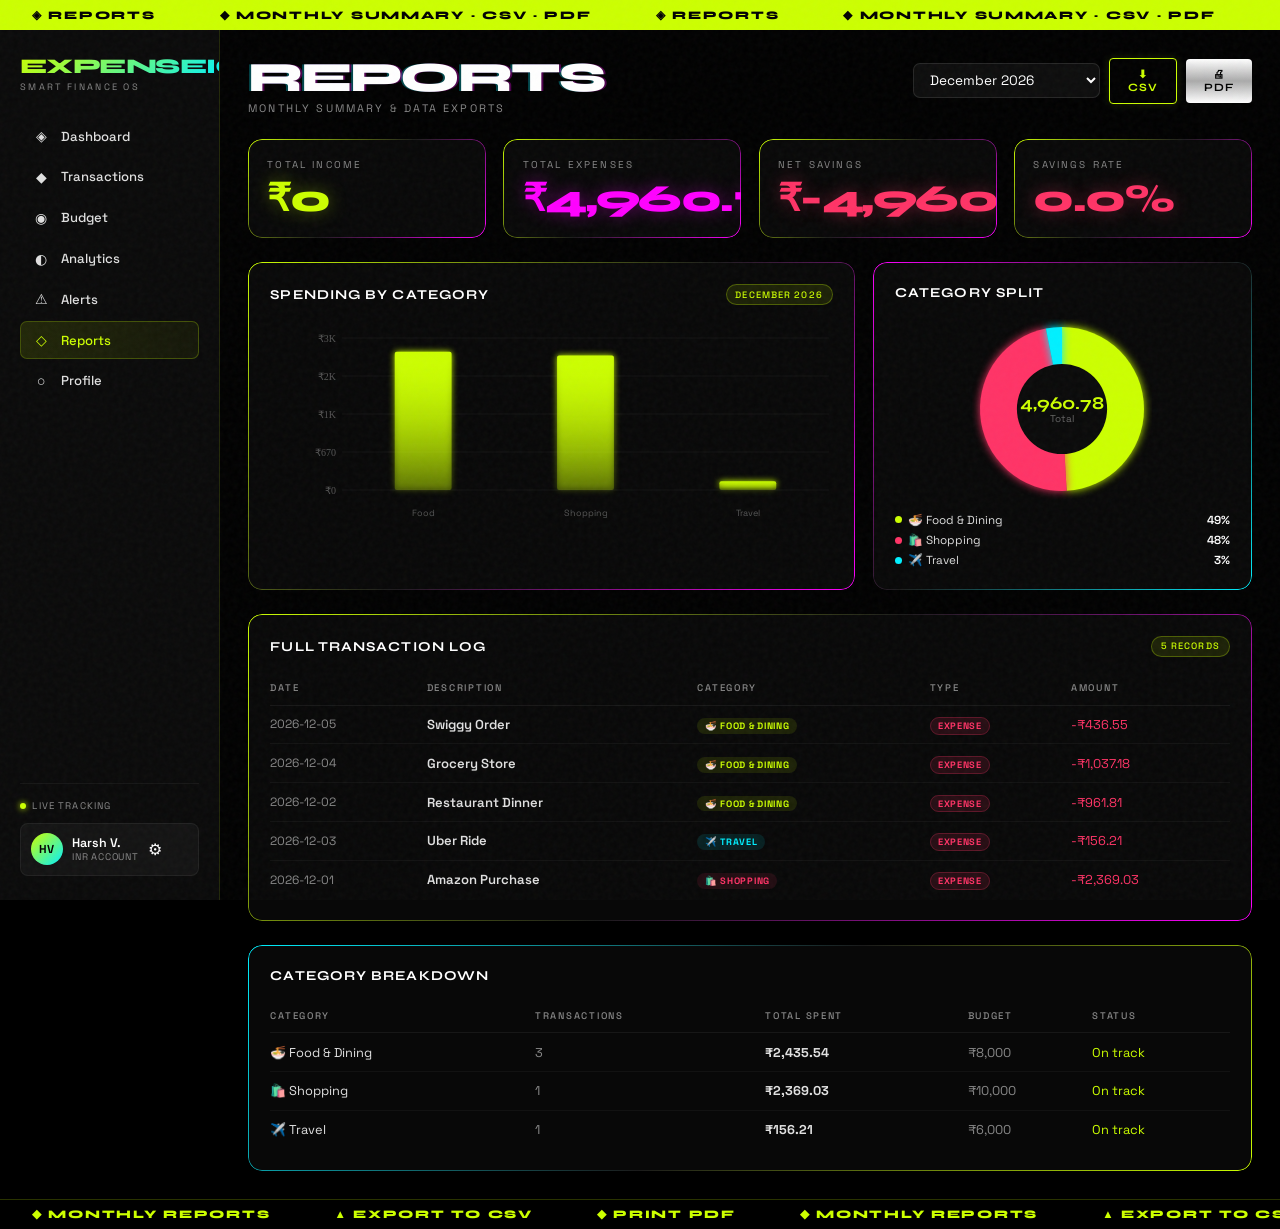
<file: reports.html>
<!DOCTYPE html>
<html lang="en">
<head>
<meta charset="UTF-8"/><meta name="viewport" content="width=device-width,initial-scale=1.0"/>
<title>ExpenseIQ — Reports</title>
<link rel="stylesheet" href="style.css"/>
<style>
@media print{.marquee-bar,.sidebar,.topbar-actions,.chart-title .chart-badge,button{display:none!important;}.app-shell{grid-template-columns:1fr!important;}.main{padding:1rem!important;}.liquid-card{break-inside:avoid;}}
</style>
</head>
<body>
<div class="marquee-bar"><div class="marquee-track"><span>◈ REPORTS</span><span>◆ MONTHLY SUMMARY · CSV · PDF</span><span>◈ REPORTS</span><span>◆ MONTHLY SUMMARY · CSV · PDF</span></div></div>
<div class="app-shell">
  <div id="sidebar-mount"></div>
  <main class="main">
    <div class="topbar">
      <div><div class="page-title glitch" id="page-title">REPORTS</div><div id="page-subtitle"></div></div>
      <div class="topbar-actions">
        <select id="month-sel" class="form-input" style="padding:.45rem .75rem;" onchange="loadReport()"></select>
        <button class="chrome-btn ghost" onclick="exportCSV()">⬇ CSV</button>
        <button class="chrome-btn" onclick="window.print()">🖨 PDF</button>
      </div>
    </div>

    <!-- SUMMARY CARDS -->
    <div class="kpi-grid" id="report-kpis"></div>

    <!-- CHART -->
    <div style="display:grid;grid-template-columns:1.6fr 1fr;gap:1.1rem;">
      <div class="liquid-card">
        <div class="chart-title">Spending by Category <span class="chart-badge" id="report-month-label"></span></div>
        <canvas id="report-bar" style="width:100%;"></canvas>
      </div>
      <div class="liquid-card accent-pink">
        <div class="chart-title">Category Split</div>
        <canvas id="report-pie" width="180" height="180" style="display:block;margin:0 auto;"></canvas>
        <div id="report-legend" style="display:flex;flex-direction:column;gap:.4rem;margin-top:.85rem;"></div>
      </div>
    </div>

    <!-- DETAILED TABLE -->
    <div class="liquid-card">
      <div class="chart-title">Full Transaction Log <span class="chart-badge" id="tx-report-count">0 RECORDS</span></div>
      <div style="overflow-x:auto;">
        <table class="data-table">
          <thead><tr><th>Date</th><th>Description</th><th>Category</th><th>Type</th><th>Amount</th></tr></thead>
          <tbody id="report-tx-body"></tbody>
        </table>
      </div>
    </div>

    <!-- CATEGORY BREAKDOWN TABLE -->
    <div class="liquid-card accent-cyan">
      <div class="chart-title">Category Breakdown</div>
      <table class="data-table">
        <thead><tr><th>Category</th><th>Transactions</th><th>Total Spent</th><th>Budget</th><th>Status</th></tr></thead>
        <tbody id="cat-breakdown-body"></tbody>
      </table>
    </div>
  </main>
</div>

<div class="marquee-bar bottom"><div class="marquee-track" style="animation-direction:reverse;animation-duration:22s;"><span>◆ MONTHLY REPORTS</span><span>▲ EXPORT TO CSV</span><span>◆ PRINT PDF</span><span>◆ MONTHLY REPORTS</span><span>▲ EXPORT TO CSV</span><span>◆ PRINT PDF</span></div></div>
<div id="toast-wrap"></div>

<script src="js/data.js"></script>
<script src="js/components.js"></script>
<script src="js/charts.js"></script>
<script>
initDB();
document.getElementById('sidebar-mount').innerHTML=getSidebar('reports.html');
document.getElementById('page-subtitle').textContent='Monthly summary & data exports';

// Populate month selector (last 12 months)
const sel=document.getElementById('month-sel');
const now=new Date();
for(let i=0;i<12;i++){
  const d=new Date(now.getFullYear(),now.getMonth()-i,1);
  const val=`${d.getFullYear()}-${String(d.getMonth()+1).padStart(2,'0')}`;
  const lbl=d.toLocaleDateString('en',{month:'long',year:'numeric'});
  sel.add(new Option(lbl,val));
}

function loadReport(){
  const month=sel.value;
  const s=getMonthSummary(month);
  const cats=getCategoryBreakdown(month);
  const txns=getTransactions().filter(t=>t.date.startsWith(month));
  const bud=getBudgets();
  const label=sel.options[sel.selectedIndex].text;
  document.getElementById('report-month-label').textContent=label.toUpperCase();

  // KPIs
  const kpis=[
    {label:'Total Income',val:fmt(s.income),color:'acid'},
    {label:'Total Expenses',val:fmt(s.expense),color:'pink'},
    {label:'Net Savings',val:fmt(s.savings),color:s.savings>=0?'acid':'danger'},
    {label:'Savings Rate',val:s.savingsRate.toFixed(1)+'%',color:s.savingsRate>=20?'cyan':'danger'},
  ];
  document.getElementById('report-kpis').innerHTML=kpis.map(k=>`
    <div class="liquid-card" style="padding:1.2rem;">
      <div class="card-label">${k.label}</div>
      <div class="card-value ${k.color}">${k.val}</div>
    </div>`).join('');

  // Bar chart
  const expCats=cats.filter(c=>c.spent>0);
  drawBarChart('report-bar',[{data:expCats.map(c=>c.spent),color:'#CCFF00'}],expCats.map(c=>c.label.split(' ')[0]),{height:200});

  // Pie
  drawPieChart('report-pie',expCats.map(c=>({value:c.spent,color:c.color})),{donut:true,centerText:fmt(s.expense).replace('₹',''),centerSub:'Total'});
  const total=expCats.reduce((a,c)=>a+c.spent,0);
  document.getElementById('report-legend').innerHTML=expCats.slice(0,5).map(c=>`
    <div style="display:flex;align-items:center;justify-content:space-between;font-size:.73rem;">
      <div style="display:flex;align-items:center;gap:.4rem;">
        <div style="width:7px;height:7px;border-radius:50%;background:${c.color};flex-shrink:0;"></div>
        <span style="color:var(--light);">${c.icon} ${c.label}</span>
      </div>
      <span style="font-weight:600;">${total>0?(c.spent/total*100).toFixed(0):0}%</span>
    </div>`).join('');

  // Transaction table
  document.getElementById('tx-report-count').textContent=txns.length+' RECORDS';
  document.getElementById('report-tx-body').innerHTML=txns.map(t=>{
    const c=getCatById(t.category);
    const amt=t.type==='income'?`<span style="color:var(--acid);">+${fmt(t.amount)}</span>`:`<span style="color:var(--danger);">-${fmt(t.amount)}</span>`;
    return`<tr>
      <td style="font-size:.75rem;color:var(--mid);">${t.date}</td>
      <td style="font-weight:600;font-size:.82rem;">${t.desc}</td>
      <td><span class="tag ${t.category}">${c.icon} ${c.label}</span></td>
      <td><span class="tag ${t.type}">${t.type}</span></td>
      <td>${amt}</td>
    </tr>`;
  }).join('');

  // Category breakdown table
  document.getElementById('cat-breakdown-body').innerHTML=expCats.map(c=>{
    const cb=bud.categories[c.id];
    const txCount=txns.filter(t=>t.category===c.id).length;
    const pct=cb?Math.min(c.spent/cb*100,100):null;
    const status=!cb?'<span style="color:var(--mid);">No budget</span>':pct>=100?`<span style="color:var(--danger);">Over by ${fmt(c.spent-cb)}</span>`:pct>=80?`<span style="color:#FFB800;">${pct.toFixed(0)}% used</span>`:`<span style="color:var(--acid);">On track</span>`;
    return`<tr>
      <td><div style="display:flex;align-items:center;gap:.5rem;">${c.icon} ${c.label}</div></td>
      <td style="color:var(--mid);">${txCount}</td>
      <td style="font-weight:700;">${fmt(c.spent)}</td>
      <td style="color:var(--mid);">${cb?fmt(cb):'—'}</td>
      <td>${status}</td>
    </tr>`;
  }).join('');
}

function exportCSV(){
  const month=sel.value;
  const txns=getTransactions().filter(t=>t.date.startsWith(month));
  const rows=[['Date','Description','Category','Type','Amount (INR)','Note']];
  txns.forEach(t=>rows.push([t.date,`"${t.desc}"`,getCatById(t.category).label,t.type,t.type==='expense'?-t.amount:t.amount,`"${t.note||''}"`]));
  const csv=rows.map(r=>r.join(',')).join('\n');
  const blob=new Blob([csv],{type:'text/csv'});
  const a=document.createElement('a');
  a.href=URL.createObjectURL(blob);
  a.download=`ExpenseIQ_${month}.csv`;
  a.click();
  showToast('CSV exported!');
}

loadReport();
window.addEventListener('resize',loadReport);
</script>
</body>
</html>
</file>
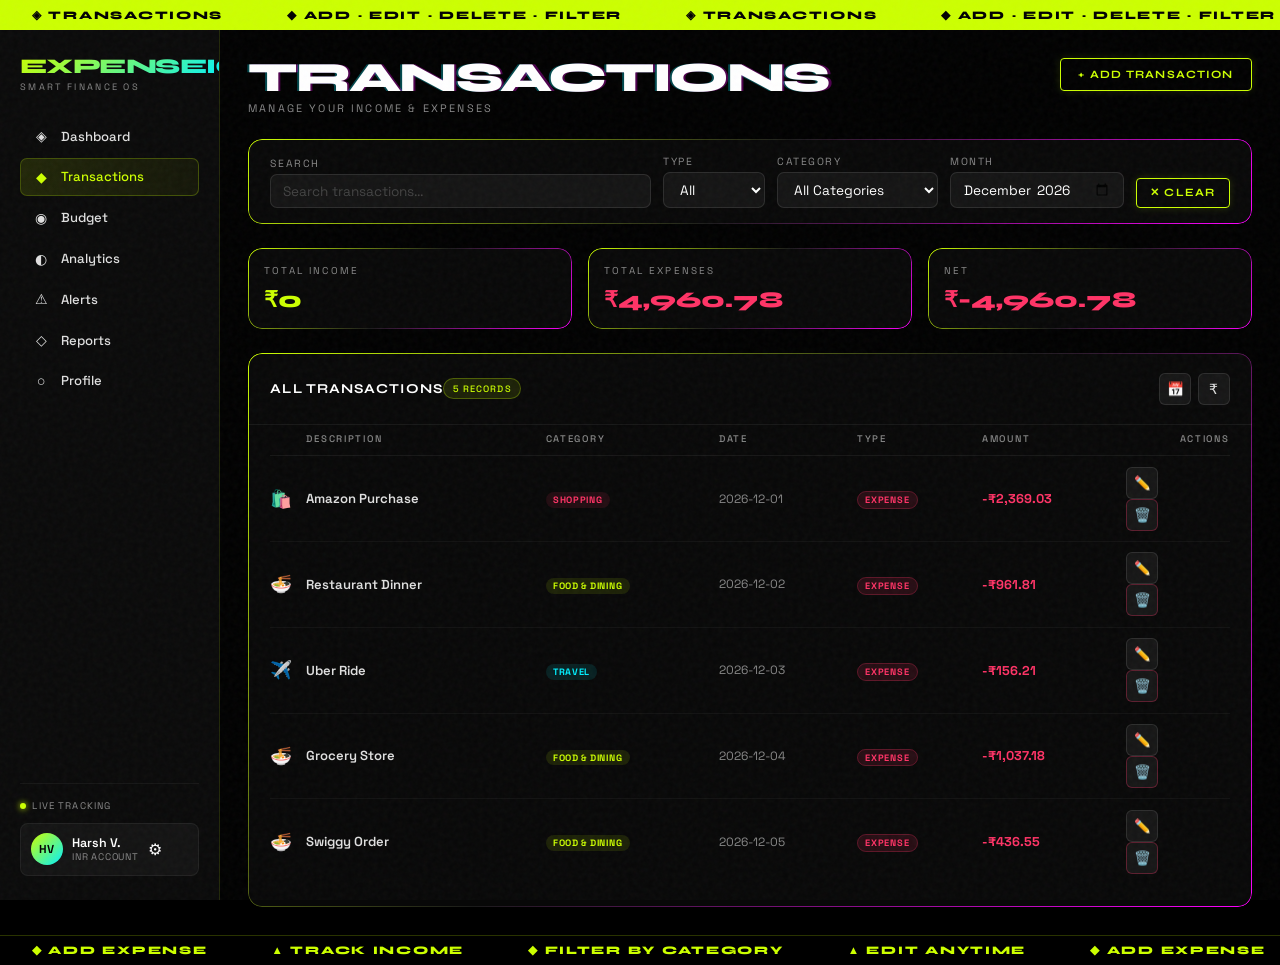
<file: transactions.html>
<!DOCTYPE html>
<html lang="en">
<head>
<meta charset="UTF-8"/><meta name="viewport" content="width=device-width,initial-scale=1.0"/>
<title>ExpenseIQ — Transactions</title>
<link rel="stylesheet" href="style.css"/>
</head>
<body>
<div class="marquee-bar"><div class="marquee-track"><span>◈ TRANSACTIONS</span><span>◆ ADD · EDIT · DELETE · FILTER</span><span>◈ TRANSACTIONS</span><span>◆ ADD · EDIT · DELETE · FILTER</span></div></div>
<div class="app-shell">
  <div id="sidebar-mount"></div>
  <main class="main">
    <div class="topbar">
      <div><div class="page-title glitch" id="page-title">TRANSACTIONS</div><div id="page-subtitle"></div></div>
      <div class="topbar-actions">
        <button class="chrome-btn ghost" onclick="openAdd()">+ Add Transaction</button>
      </div>
    </div>

    <!-- FILTERS -->
    <div class="liquid-card" style="padding:1rem 1.4rem;">
      <div style="display:flex;flex-wrap:wrap;gap:.75rem;align-items:flex-end;">
        <div style="flex:1;min-width:140px;">
          <div class="form-label" style="margin-bottom:.3rem;">Search</div>
          <input id="f-search" class="form-input" placeholder="Search transactions..." oninput="applyFilters()" style="padding:.45rem .75rem;"/>
        </div>
        <div>
          <div class="form-label" style="margin-bottom:.3rem;">Type</div>
          <select id="f-type" class="form-input" onchange="applyFilters()" style="padding:.45rem .75rem;">
            <option value="">All</option><option value="income">Income</option><option value="expense">Expense</option>
          </select>
        </div>
        <div>
          <div class="form-label" style="margin-bottom:.3rem;">Category</div>
          <select id="f-cat" class="form-input" onchange="applyFilters()" style="padding:.45rem .75rem;" id="f-cat">
            <option value="">All Categories</option>
          </select>
        </div>
        <div>
          <div class="form-label" style="margin-bottom:.3rem;">Month</div>
          <input id="f-month" class="form-input" type="month" onchange="applyFilters()" style="padding:.45rem .75rem;"/>
        </div>
        <button class="chrome-btn ghost" onclick="clearFilters()" style="padding:.48rem .85rem;">✕ Clear</button>
      </div>
    </div>

    <!-- SUMMARY STRIP -->
    <div style="display:grid;grid-template-columns:repeat(3,1fr);gap:1rem;" id="tx-summary"></div>

    <!-- TABLE -->
    <div class="liquid-card" style="padding:0;overflow:hidden;">
      <div style="padding:1.2rem 1.4rem;border-bottom:1px solid rgba(255,255,255,.06);display:flex;align-items:center;justify-content:space-between;">
        <div class="chart-title" style="margin:0;">All Transactions <span class="chart-badge" id="tx-count">0 RECORDS</span></div>
        <div style="display:flex;gap:.4rem;">
          <button class="icon-btn" onclick="sortBy('date')" title="Sort by date">📅</button>
          <button class="icon-btn" onclick="sortBy('amount')" title="Sort by amount">₹</button>
        </div>
      </div>
      <div style="padding:0 1.4rem 1.4rem;overflow-x:auto;">
        <table class="data-table" id="tx-table">
          <thead>
            <tr>
              <th style="width:36px;"></th>
              <th>Description</th>
              <th>Category</th>
              <th>Date</th>
              <th>Type</th>
              <th>Amount</th>
              <th style="text-align:right;">Actions</th>
            </tr>
          </thead>
          <tbody id="tx-body"></tbody>
        </table>
        <div id="tx-empty" style="display:none;text-align:center;padding:3rem;color:var(--mid);font-size:.85rem;">No transactions found. Add your first one!</div>
      </div>
    </div>
  </main>
</div>

<div class="marquee-bar bottom"><div class="marquee-track" style="animation-direction:reverse;animation-duration:22s;"><span>◆ ADD EXPENSE</span><span>▲ TRACK INCOME</span><span>◆ FILTER BY CATEGORY</span><span>▲ EDIT ANYTIME</span><span>◆ ADD EXPENSE</span><span>▲ TRACK INCOME</span><span>◆ FILTER BY CATEGORY</span><span>▲ EDIT ANYTIME</span></div></div>
<div id="modal-overlay"></div>
<div id="toast-wrap"></div>

<script src="js/data.js"></script>
<script src="js/components.js"></script>
<script>
initDB();
document.getElementById('sidebar-mount').innerHTML=getSidebar('transactions.html');
document.getElementById('page-subtitle').textContent='Manage your income & expenses';

// Populate category filter
const catSel=document.getElementById('f-cat');
CATEGORIES.forEach(c=>catSel.add(new Option(c.icon+' '+c.label,c.id)));

// Set default month filter
document.getElementById('f-month').value=currentMonth();

let sortField='date',sortDir=-1,editId=null;
let filtered=[];

function applyFilters(){
  const search=document.getElementById('f-search').value.toLowerCase();
  const type=document.getElementById('f-type').value;
  const cat=document.getElementById('f-cat').value;
  const month=document.getElementById('f-month').value;
  filtered=getTransactions().filter(t=>{
    if(search&&!t.desc.toLowerCase().includes(search))return false;
    if(type&&t.type!==type)return false;
    if(cat&&t.category!==cat)return false;
    if(month&&!t.date.startsWith(month))return false;
    return true;
  });
  filtered.sort((a,b)=>{
    const av=sortField==='amount'?a.amount:a.date;
    const bv=sortField==='amount'?b.amount:b.date;
    return av<bv?sortDir:-sortDir;
  });
  render();
}

function sortBy(f){sortField=f;sortDir*=-1;applyFilters();}

function render(){
  const tbody=document.getElementById('tx-body');
  document.getElementById('tx-count').textContent=filtered.length+' RECORDS';
  const income=filtered.filter(t=>t.type==='income').reduce((s,t)=>s+t.amount,0);
  const expense=filtered.filter(t=>t.type==='expense').reduce((s,t)=>s+t.amount,0);
  document.getElementById('tx-summary').innerHTML=[
    {label:'Total Income',val:fmt(income),color:'var(--acid)'},
    {label:'Total Expenses',val:fmt(expense),color:'var(--danger)'},
    {label:'Net',val:fmt(income-expense),color:income-expense>=0?'var(--acid)':'var(--danger)'},
  ].map(s=>`<div class="liquid-card" style="padding:1rem;"><div class="card-label">${s.label}</div><div style="font-family:'Syne',sans-serif;font-weight:800;font-size:1.4rem;color:${s.color};">${s.val}</div></div>`).join('');

  if(!filtered.length){tbody.innerHTML='';document.getElementById('tx-empty').style.display='block';return;}
  document.getElementById('tx-empty').style.display='none';
  tbody.innerHTML=filtered.map(t=>{
    const c=getCatById(t.category);
    const amt=t.type==='income'
      ?`<span style="color:var(--acid);font-weight:700;">+${fmt(t.amount)}</span>`
      :`<span style="color:var(--danger);font-weight:700;">-${fmt(t.amount)}</span>`;
    return`<tr>
      <td style="font-size:1.1rem;">${c.icon}</td>
      <td><div style="font-weight:600;font-size:.82rem;">${t.desc}</div>${t.note?`<div style="font-size:.65rem;color:var(--mid);">${t.note}</div>`:''}</td>
      <td><span class="tag ${t.category}">${c.label}</span></td>
      <td style="font-size:.75rem;color:var(--mid);">${t.date}</td>
      <td><span class="tag ${t.type}">${t.type}</span></td>
      <td>${amt}</td>
      <td style="text-align:right;">
        <button class="icon-btn" onclick="openEdit('${t.id}')" title="Edit">✏️</button>
        <button class="icon-btn" onclick="confirmDelete('${t.id}')" title="Delete" style="border-color:rgba(255,51,102,.3);">🗑️</button>
      </td>
    </tr>`;
  }).join('');
}

function openAdd(){
  editId=null;
  showModal('Add Transaction',getTransactionForm(null),
    `<button class="chrome-btn ghost" onclick="closeModal()">Cancel</button>
     <button class="chrome-btn" onclick="saveTx()">Save →</button>`);
}

function openEdit(id){
  editId=id;
  const tx=getTransactions().find(t=>t.id===id);
  if(!tx)return;
  showModal('Edit Transaction',getTransactionForm(tx),
    `<button class="chrome-btn danger" onclick="confirmDelete('${id}')">Delete</button>
     <button class="chrome-btn ghost" onclick="closeModal()">Cancel</button>
     <button class="chrome-btn" onclick="saveTx()">Update →</button>`);
}

function saveTx(){
  const tx=collectTxForm();if(!tx)return;
  if(editId){updateTransaction(editId,tx);showToast('Transaction updated!');}
  else{addTransaction(tx);showToast('Transaction added!');}
  closeModal();editId=null;applyFilters();
}

function confirmDelete(id){
  showModal('Delete Transaction','<p style="font-size:.9rem;color:var(--mid);">Are you sure you want to delete this transaction? This action cannot be undone.</p>',
    `<button class="chrome-btn ghost" onclick="closeModal()">Cancel</button>
     <button class="chrome-btn danger" onclick="doDelete('${id}')">Delete</button>`);
}
function doDelete(id){deleteTransaction(id);closeModal();showToast('Deleted','error');applyFilters();}

function clearFilters(){
  document.getElementById('f-search').value='';
  document.getElementById('f-type').value='';
  document.getElementById('f-cat').value='';
  document.getElementById('f-month').value=currentMonth();
  applyFilters();
}

applyFilters();
</script>
</body>
</html>
</file>
<file: style.css>
@import url('https://fonts.googleapis.com/css2?family=Syne:wght@700;800&family=Space+Grotesk:wght@300;400;500;600;700&display=swap');
:root{--void:#000;--onyx:#0A0A0A;--acid:#CCFF00;--pink:#FF00FF;--cyan:#00F0FF;--white:#fff;--mid:#888;--light:#E0E0E0;--danger:#FF3366;--success:#44FF88;--panel:#111;}
*,*::before,*::after{box-sizing:border-box;margin:0;padding:0;}
html{scroll-behavior:smooth;}
body{background:var(--void);color:var(--white);font-family:'Space Grotesk',sans-serif;overflow-x:hidden;min-height:100vh;}
body::before{content:'';position:fixed;inset:0;background-image:url("data:image/svg+xml,%3Csvg viewBox='0 0 200 200' xmlns='http://www.w3.org/2000/svg'%3E%3Cfilter id='n'%3E%3CfeTurbulence type='fractalNoise' baseFrequency='0.9' numOctaves='4'/%3E%3C/filter%3E%3Crect width='100%25' height='100%25' filter='url(%23n)'/%3E%3C/svg%3E");opacity:.04;pointer-events:none;z-index:9999;}
a{text-decoration:none;color:inherit;}
/* MARQUEE */
.marquee-bar{background:var(--acid);color:var(--void);font-family:'Syne',sans-serif;font-weight:800;font-size:.72rem;letter-spacing:.15em;text-transform:uppercase;overflow:hidden;white-space:nowrap;height:30px;display:flex;align-items:center;}
.marquee-bar.bottom{background:var(--void);border-top:1px solid rgba(204,255,0,.2);color:var(--acid);}
.marquee-track{display:inline-flex;animation:mscroll 28s linear infinite;}
.marquee-track span{padding:0 2rem;}
@keyframes mscroll{0%{transform:translateX(0)}100%{transform:translateX(-50%)}}
/* LAYOUT */
.app-shell{display:grid;grid-template-columns:220px 1fr;min-height:calc(100vh - 60px);}
/* SIDEBAR */
.sidebar{background:var(--onyx);border-right:1px solid rgba(204,255,0,.12);padding:1.5rem 1.25rem;display:flex;flex-direction:column;gap:1.5rem;position:sticky;top:30px;height:calc(100vh - 30px);overflow-y:auto;}
.logo-mark{font-family:'Syne',sans-serif;font-weight:800;font-size:1.3rem;text-transform:uppercase;letter-spacing:-.05em;background:linear-gradient(135deg,var(--acid),var(--cyan));-webkit-background-clip:text;-webkit-text-fill-color:transparent;background-clip:text;display:block;transform:scaleX(1.15);transform-origin:left;position:relative;}
.logo-sub{font-size:.58rem;letter-spacing:.25em;color:var(--mid);text-transform:uppercase;margin-top:.15rem;}
.sidebar-nav{display:flex;flex-direction:column;gap:.2rem;}
.nav-item{display:flex;align-items:center;gap:.65rem;padding:.55rem .7rem;border-radius:7px;font-size:.82rem;font-weight:500;color:var(--light);transition:all .2s cubic-bezier(.19,1,.22,1);border:1px solid transparent;position:relative;overflow:hidden;}
.nav-item::before{content:'';position:absolute;inset:0;background:linear-gradient(90deg,rgba(204,255,0,.07),transparent);opacity:0;transition:opacity .2s;}
.nav-item:hover::before,.nav-item.active::before{opacity:1;}
.nav-item:hover,.nav-item.active{color:var(--acid);border-color:rgba(204,255,0,.25);}
.nav-item.active{background:rgba(204,255,0,.05);}
.nav-icon{width:18px;text-align:center;font-size:.9rem;}
.nav-badge{margin-left:auto;background:var(--pink);color:var(--void);font-size:.55rem;font-weight:800;padding:.1rem .35rem;border-radius:20px;}
.sidebar-footer{margin-top:auto;padding-top:1rem;border-top:1px solid rgba(255,255,255,.05);}
.live-indicator{display:flex;align-items:center;gap:.4rem;font-size:.6rem;color:var(--mid);letter-spacing:.12em;text-transform:uppercase;margin-bottom:.65rem;}
.user-chip{display:flex;align-items:center;gap:.6rem;padding:.6rem;border-radius:8px;background:rgba(255,255,255,.04);border:1px solid rgba(255,255,255,.06);}
.avatar{width:32px;height:32px;border-radius:50%;background:linear-gradient(135deg,var(--acid),var(--cyan));display:flex;align-items:center;justify-content:center;font-weight:800;font-size:.72rem;color:var(--void);flex-shrink:0;}
.user-name{font-size:.78rem;font-weight:600;}
.user-role{font-size:.6rem;color:var(--mid);letter-spacing:.08em;text-transform:uppercase;}
/* MAIN */
.main{padding:1.75rem;display:flex;flex-direction:column;gap:1.5rem;overflow:hidden;}
.topbar{display:flex;align-items:flex-start;justify-content:space-between;flex-wrap:wrap;gap:1rem;}
.page-title{font-family:'Syne',sans-serif;font-weight:800;font-size:clamp(1.6rem,3.5vw,2.6rem);text-transform:uppercase;letter-spacing:-.04em;line-height:.95;text-shadow:2px 0 0 rgba(255,0,255,.3),-2px 0 0 rgba(0,240,255,.3);transform:scaleX(1.08);transform-origin:left;}
#page-subtitle{font-size:.68rem;letter-spacing:.2em;color:var(--mid);text-transform:uppercase;margin-top:.2rem;}
.topbar-actions{display:flex;align-items:center;gap:.6rem;}
/* BUTTONS */
.chrome-btn{background:linear-gradient(180deg,#fff 0%,#aaa 50%,#fff 100%);color:var(--void);font-family:'Syne',sans-serif;font-weight:700;font-size:.7rem;letter-spacing:.1em;text-transform:uppercase;border:none;padding:.55rem 1.1rem;border-radius:4px;cursor:pointer;transition:all .3s cubic-bezier(.19,1,.22,1);}
.chrome-btn:hover{transform:scale(1.08) rotate(1deg);box-shadow:0 0 22px rgba(204,255,0,.5);}
.chrome-btn.ghost{background:transparent;color:var(--acid);border:1px solid var(--acid);box-shadow:0 0 8px rgba(204,255,0,.15);}
.chrome-btn.ghost:hover{background:var(--acid);color:var(--void);}
.chrome-btn.danger{background:transparent;color:var(--danger);border:1px solid var(--danger);}
.chrome-btn.danger:hover{background:var(--danger);color:#fff;}
.icon-btn{background:rgba(255,255,255,.06);border:1px solid rgba(255,255,255,.1);color:var(--light);width:32px;height:32px;border-radius:6px;cursor:pointer;display:flex;align-items:center;justify-content:center;font-size:.85rem;transition:all .2s;}
.icon-btn:hover{border-color:var(--acid);color:var(--acid);}
/* CARDS */
.liquid-card{background:rgba(10,10,10,.85);backdrop-filter:blur(20px);border-radius:14px;padding:1.4rem;position:relative;overflow:hidden;transition:all .35s cubic-bezier(.19,1,.22,1);}
.liquid-card::before{content:'';position:absolute;inset:0;border-radius:14px;padding:1px;background:linear-gradient(135deg,var(--acid),rgba(255,255,255,.08),var(--pink));-webkit-mask:linear-gradient(#fff 0 0) content-box,linear-gradient(#fff 0 0);-webkit-mask-composite:xor;mask-composite:exclude;pointer-events:none;}
.liquid-card.accent-pink::before{background:linear-gradient(135deg,var(--pink),rgba(255,255,255,.08),var(--cyan));}
.liquid-card.accent-cyan::before{background:linear-gradient(135deg,var(--cyan),rgba(255,255,255,.08),var(--acid));}
.liquid-card.accent-danger::before{background:linear-gradient(135deg,var(--danger),rgba(255,255,255,.08),var(--pink));}
.liquid-card:hover{transform:translateY(-3px);box-shadow:0 16px 50px rgba(204,255,0,.07);}
.glow-blob{position:absolute;width:130px;height:130px;border-radius:50%;filter:blur(55px);opacity:.1;top:-25px;right:-25px;pointer-events:none;animation:blob-drift 9s ease-in-out infinite alternate;}
@keyframes blob-drift{0%{transform:translate(0,0) scale(1)}100%{transform:translate(-15px,15px) scale(1.2)}}
.card-label{font-size:.62rem;letter-spacing:.22em;text-transform:uppercase;color:var(--mid);margin-bottom:.6rem;}
.card-value{font-family:'Syne',sans-serif;font-weight:800;font-size:clamp(1.5rem,3vw,2.4rem);letter-spacing:-.04em;line-height:1;}
.card-value.acid{color:var(--acid);text-shadow:0 0 18px rgba(204,255,0,.35);}
.card-value.pink{color:var(--pink);text-shadow:0 0 18px rgba(255,0,255,.35);}
.card-value.cyan{color:var(--cyan);text-shadow:0 0 18px rgba(0,240,255,.35);}
.card-value.danger{color:var(--danger);text-shadow:0 0 18px rgba(255,51,102,.35);}
.card-delta{display:inline-flex;align-items:center;gap:.25rem;font-size:.75rem;font-weight:600;margin-top:.35rem;padding:.15rem .45rem;border-radius:4px;}
.card-delta.up{color:var(--acid);background:rgba(204,255,0,.1);}
.card-delta.down{color:var(--danger);background:rgba(255,51,102,.1);}
.chart-title{font-family:'Syne',sans-serif;font-weight:700;font-size:.85rem;text-transform:uppercase;letter-spacing:.08em;margin-bottom:1.1rem;display:flex;align-items:center;justify-content:space-between;}
.chart-badge{font-size:.58rem;padding:.2rem .55rem;border-radius:20px;background:rgba(204,255,0,.1);color:var(--acid);border:1px solid rgba(204,255,0,.28);letter-spacing:.12em;font-family:'Space Grotesk',sans-serif;font-weight:500;}
/* STATUS DOT */
.status-dot{width:6px;height:6px;border-radius:50%;background:var(--acid);display:inline-block;box-shadow:0 0 6px var(--acid);animation:pulse-glow 1.6s ease-in-out infinite;}
@keyframes pulse-glow{0%,100%{box-shadow:0 0 6px rgba(204,255,0,.3)}50%{box-shadow:0 0 14px rgba(204,255,0,.7)}}
/* TAGS */
.tag{font-size:.58rem;padding:.12rem .45rem;border-radius:20px;letter-spacing:.08em;font-weight:700;text-transform:uppercase;}
.tag.income{background:rgba(204,255,0,.12);color:var(--acid);border:1px solid rgba(204,255,0,.25);}
.tag.expense{background:rgba(255,51,102,.12);color:var(--danger);border:1px solid rgba(255,51,102,.25);}
.tag.food{background:rgba(204,255,0,.1);color:var(--acid);}
.tag.travel{background:rgba(0,240,255,.1);color:var(--cyan);}
.tag.bills{background:rgba(255,0,255,.1);color:var(--pink);}
.tag.shop{background:rgba(255,51,102,.1);color:var(--danger);}
.tag.health{background:rgba(68,255,136,.1);color:var(--success);}
.tag.entmt{background:rgba(255,184,0,.1);color:#FFB800;}
.tag.other{background:rgba(136,136,136,.1);color:var(--mid);}
/* TABLE */
.data-table{width:100%;border-collapse:collapse;}
.data-table th{font-size:.6rem;letter-spacing:.18em;text-transform:uppercase;color:var(--mid);padding:.5rem 0 .65rem;text-align:left;border-bottom:1px solid rgba(255,255,255,.06);font-weight:500;}
.data-table td{padding:.65rem 0;font-size:.8rem;border-bottom:1px solid rgba(255,255,255,.04);color:var(--light);vertical-align:middle;}
.data-table tr:last-child td{border-bottom:none;}
.data-table tbody tr{transition:background .15s;}
.data-table tbody tr:hover td{color:var(--white);background:rgba(255,255,255,.02);}
/* FORMS */
.form-group{display:flex;flex-direction:column;gap:.4rem;margin-bottom:.85rem;}
.form-label{font-size:.65rem;letter-spacing:.15em;text-transform:uppercase;color:var(--mid);}
.form-input{background:rgba(255,255,255,.05);border:1px solid rgba(255,255,255,.1);border-radius:7px;color:var(--white);font-family:'Space Grotesk',sans-serif;font-size:.85rem;padding:.65rem .85rem;outline:none;transition:all .2s;width:100%;}
.form-input:focus{border-color:var(--acid);box-shadow:0 0 12px rgba(204,255,0,.15);}
.form-input::placeholder{color:rgba(255,255,255,.2);}
.form-input option{background:var(--onyx);}
.form-row{display:grid;grid-template-columns:1fr 1fr;gap:.85rem;}
.radio-group{display:flex;gap:.5rem;}
.radio-opt{display:flex;align-items:center;gap:.4rem;padding:.45rem .85rem;border-radius:6px;border:1px solid rgba(255,255,255,.1);cursor:pointer;font-size:.78rem;transition:all .2s;}
.radio-opt input{display:none;}
.radio-opt.active,.radio-opt:has(input:checked){border-color:var(--acid);background:rgba(204,255,0,.08);color:var(--acid);}
/* MODAL */
#modal-overlay{position:fixed;inset:0;z-index:1000;display:none;align-items:center;justify-content:center;}
#modal-overlay.open .modal-box{opacity:1;transform:scale(1) translateY(0);}
.modal-backdrop{position:absolute;inset:0;background:rgba(0,0,0,.8);backdrop-filter:blur(8px);}
.modal-box{position:relative;width:min(480px,92vw);max-height:90vh;overflow-y:auto;opacity:0;transform:scale(.95) translateY(10px);transition:all .2s cubic-bezier(.19,1,.22,1);}
.modal-header{display:flex;align-items:center;justify-content:space-between;margin-bottom:1.2rem;}
.modal-title{font-family:'Syne',sans-serif;font-weight:800;font-size:1.1rem;text-transform:uppercase;letter-spacing:-.02em;}
.modal-close{background:rgba(255,255,255,.06);border:1px solid rgba(255,255,255,.1);color:var(--light);width:28px;height:28px;border-radius:6px;cursor:pointer;font-size:.8rem;transition:all .2s;}
.modal-close:hover{border-color:var(--danger);color:var(--danger);}
.modal-footer{margin-top:1.2rem;display:flex;gap:.5rem;justify-content:flex-end;}
/* PROGRESS BAR */
.progress-wrap{background:rgba(255,255,255,.06);border-radius:4px;overflow:hidden;height:7px;}
.progress-fill{height:100%;border-radius:4px;transition:width .8s cubic-bezier(.19,1,.22,1);}
/* TOAST */
#toast-wrap{position:fixed;bottom:1.5rem;right:1.5rem;z-index:2000;display:flex;flex-direction:column;gap:.5rem;}
.toast{background:var(--onyx);border:1px solid rgba(255,255,255,.1);color:var(--white);padding:.65rem 1rem;border-radius:8px;font-size:.8rem;opacity:0;transform:translateX(20px);transition:all .25s;max-width:300px;}
.toast.show{opacity:1;transform:translateX(0);}
.toast.toast-success{border-color:var(--acid);color:var(--acid);}
.toast.toast-error{border-color:var(--danger);color:var(--danger);}
.toast.toast-info{border-color:var(--cyan);color:var(--cyan);}
/* TIME TABS */
.time-tabs{display:flex;gap:.2rem;}
.time-tab{font-size:.62rem;padding:.22rem .55rem;border-radius:4px;cursor:pointer;border:1px solid rgba(255,255,255,.08);background:transparent;color:var(--mid);font-family:'Space Grotesk',sans-serif;font-weight:500;letter-spacing:.05em;transition:all .2s;}
.time-tab:hover{border-color:var(--acid);color:var(--acid);}
.time-tab.active{background:var(--acid);color:var(--void);border-color:var(--acid);font-weight:700;}
/* ALERTS */
.alert-item{display:flex;gap:.85rem;padding:.85rem 0;border-bottom:1px solid rgba(255,255,255,.05);}
.alert-item:last-child{border-bottom:none;}
.alert-icon{width:36px;height:36px;border-radius:8px;display:flex;align-items:center;justify-content:center;font-size:1rem;flex-shrink:0;}
.alert-icon.critical{background:rgba(255,51,102,.15);}
.alert-icon.warning{background:rgba(255,184,0,.15);}
.alert-icon.info{background:rgba(0,240,255,.15);}
.alert-title{font-size:.82rem;font-weight:600;color:var(--white);margin-bottom:.15rem;}
.alert-msg{font-size:.72rem;color:var(--mid);}
.alert-actions{display:flex;gap:.4rem;margin-top:.4rem;}
/* BUDGET PROGRESS */
.budget-item{padding:.7rem 0;border-bottom:1px solid rgba(255,255,255,.05);}
.budget-item:last-child{border-bottom:none;}
.budget-header{display:flex;justify-content:space-between;align-items:center;margin-bottom:.4rem;}
.budget-cat{display:flex;align-items:center;gap:.5rem;font-size:.8rem;font-weight:500;}
.budget-nums{font-size:.7rem;color:var(--mid);}
/* LANDING PAGE */
.landing-hero{min-height:calc(100vh - 60px);display:flex;flex-direction:column;align-items:center;justify-content:center;text-align:center;padding:3rem 2rem;position:relative;overflow:hidden;}
.hero-title{font-family:'Syne',sans-serif;font-weight:800;font-size:clamp(3rem,10vw,8rem);text-transform:uppercase;letter-spacing:-.05em;line-height:.88;color:var(--white);text-shadow:4px 0 0 rgba(255,0,255,.3),-4px 0 0 rgba(0,240,255,.3);}
.hero-title .acid-word{color:var(--acid);display:block;text-shadow:0 0 40px rgba(204,255,0,.4);}
.hero-sub{font-size:clamp(.9rem,2vw,1.15rem);color:var(--mid);max-width:520px;line-height:1.6;margin:1.5rem auto;}
.hero-ctas{display:flex;gap:.85rem;flex-wrap:wrap;justify-content:center;margin-top:2rem;}
.cta-primary{background:var(--acid);color:var(--void);font-family:'Syne',sans-serif;font-weight:800;font-size:.85rem;letter-spacing:.1em;text-transform:uppercase;padding:.85rem 2.2rem;border-radius:6px;border:none;cursor:pointer;transition:all .3s cubic-bezier(.19,1,.22,1);}
.cta-primary:hover{transform:scale(1.06);box-shadow:0 0 30px rgba(204,255,0,.5);}
.cta-secondary{background:transparent;color:var(--white);font-family:'Syne',sans-serif;font-weight:700;font-size:.85rem;letter-spacing:.1em;text-transform:uppercase;padding:.85rem 2.2rem;border-radius:6px;border:1px solid rgba(255,255,255,.2);cursor:pointer;transition:all .3s;}
.cta-secondary:hover{border-color:var(--white);}
.features-grid{display:grid;grid-template-columns:repeat(auto-fit,minmax(260px,1fr));gap:1.25rem;padding:3rem 2rem;}
.feature-card{padding:1.5rem;border-radius:12px;background:rgba(10,10,10,.6);border:1px solid rgba(255,255,255,.06);transition:all .3s;}
.feature-card:hover{border-color:rgba(204,255,0,.3);transform:translateY(-4px);}
.feature-icon{font-size:2rem;margin-bottom:.85rem;}
.feature-title{font-family:'Syne',sans-serif;font-weight:800;font-size:1rem;text-transform:uppercase;letter-spacing:-.02em;margin-bottom:.4rem;color:var(--acid);}
.feature-desc{font-size:.8rem;color:var(--mid);line-height:1.6;}
.workflow-steps{padding:3rem 2rem;max-width:900px;margin:0 auto;}
.step-row{display:flex;align-items:flex-start;gap:1.2rem;margin-bottom:1.5rem;position:relative;}
.step-num{width:36px;height:36px;border-radius:50%;background:var(--void);border:2px solid var(--acid);display:flex;align-items:center;justify-content:center;font-family:'Syne',sans-serif;font-weight:800;font-size:.85rem;color:var(--acid);flex-shrink:0;box-shadow:0 0 12px rgba(204,255,0,.25);}
.step-content h4{font-family:'Syne',sans-serif;font-weight:700;font-size:.9rem;margin-bottom:.2rem;color:var(--white);}
.step-content p{font-size:.78rem;color:var(--mid);}
.step-connector{position:absolute;left:17px;top:40px;width:2px;height:calc(100% - 4px);background:linear-gradient(180deg,var(--acid),transparent);}
/* AUTH */
.auth-shell{min-height:100vh;display:flex;align-items:center;justify-content:center;padding:2rem;position:relative;}
.auth-card{width:min(440px,100%);}
.auth-tab-bar{display:flex;gap:0;margin-bottom:1.5rem;border-radius:8px;overflow:hidden;border:1px solid rgba(255,255,255,.1);}
.auth-tab{flex:1;padding:.6rem;background:transparent;border:none;color:var(--mid);font-family:'Syne',sans-serif;font-weight:700;font-size:.75rem;letter-spacing:.1em;text-transform:uppercase;cursor:pointer;transition:all .2s;}
.auth-tab.active{background:var(--acid);color:var(--void);}
/* TOOLTIP */
.chart-tooltip{position:fixed;background:rgba(0,0,0,.92);border:1px solid rgba(204,255,0,.4);color:var(--white);font-size:.72rem;padding:.35rem .65rem;border-radius:6px;pointer-events:none;display:none;z-index:1000;font-family:'Space Grotesk',sans-serif;backdrop-filter:blur(10px);}
/* SCROLLBAR */
::-webkit-scrollbar{width:3px;}
::-webkit-scrollbar-track{background:var(--void);}
::-webkit-scrollbar-thumb{background:rgba(204,255,0,.3);border-radius:2px;}
/* GLITCH */
@keyframes glitch{0%,100%{text-shadow:2px 0 0 rgba(255,0,255,.4),-2px 0 0 rgba(0,240,255,.4)}50%{text-shadow:-3px 0 0 rgba(255,0,255,.6),3px 0 0 rgba(0,240,255,.6)}}
.glitch:hover{animation:glitch .3s steps(2) infinite;}
/* RESPONSIVE */
@media(max-width:900px){.app-shell{grid-template-columns:1fr;}.sidebar{display:none;}}
@media(max-width:600px){.main{padding:1rem;}.form-row{grid-template-columns:1fr;}.hero-ctas{flex-direction:column;align-items:stretch;}}
/* SECTION LABEL */
.section-label{font-size:.62rem;letter-spacing:.28em;text-transform:uppercase;color:rgba(204,255,0,.5);margin-bottom:.75rem;}
/* KPI GRID */
.kpi-grid{display:grid;grid-template-columns:repeat(4,1fr);gap:1.1rem;}
/* CHART TOOLTIP */
#chart-tooltip .tip-date{color:var(--mid);font-size:.62rem;}
#chart-tooltip .tip-val{color:var(--acid);font-weight:700;font-size:.85rem;}
</file>
